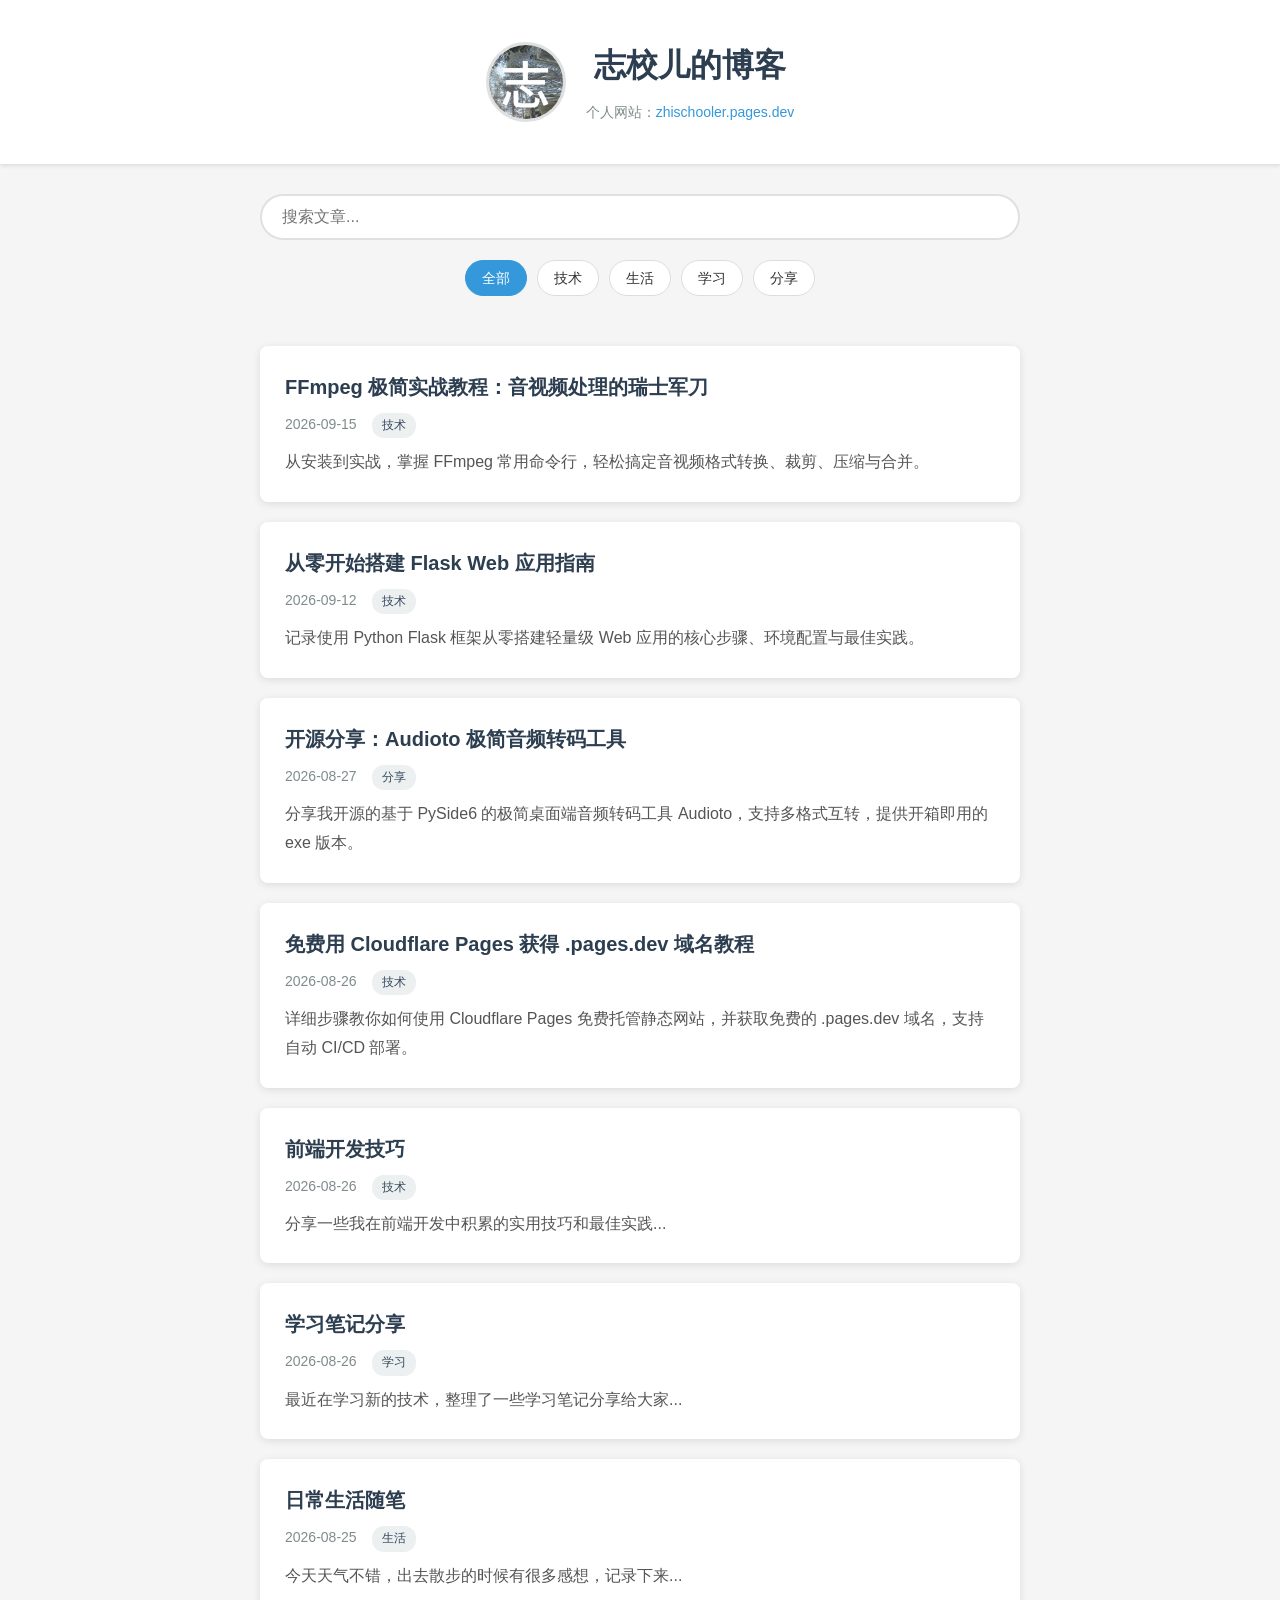
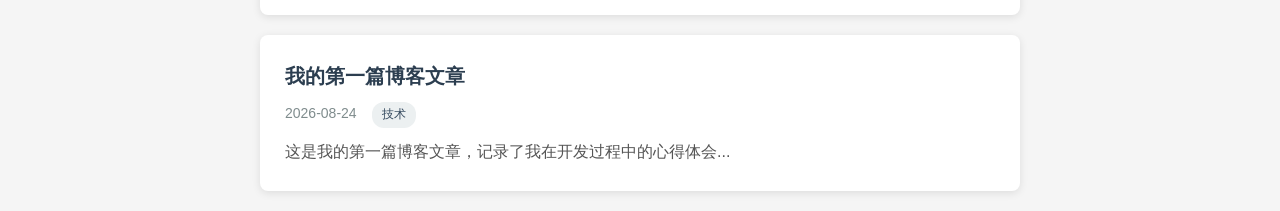
<file: index.html>
<!DOCTYPE html>
<html lang="zh-CN">
<head>
    <meta charset="UTF-8">
    <meta name="viewport" content="width=device-width, initial-scale=1.0">
    <title>志校儿的博客</title>
    <link rel="stylesheet" href="styles.css">
</head>
<body>
    <!-- 头部 -->
    <header class="header">
        <div class="header-content">
            <img src="my.jpg" alt="头像" class="avatar">
            <div>
                <h1 class="blog-title">志校儿的博客</h1>
                <div class="blog-url">
                    个人网站：<a href="https://zhischooler.pages.dev" target="_blank">zhischooler.pages.dev</a>
                </div>
            </div>
        </div>
    </header>

    <!-- 搜索和标签 -->
    <div class="controls">
        <input type="text" class="search-box" id="searchBox" placeholder="搜索文章...">
        <div class="tags" id="tagsContainer">
            <span class="tag active" data-tag="all">全部</span>
            <span class="tag" data-tag="technology">技术</span>
            <span class="tag" data-tag="life">生活</span>
            <span class="tag" data-tag="study">学习</span>
            <span class="tag" data-tag="share">分享</span>
        </div>
    </div>

    <!-- 博客列表 -->
    <main class="container">
        <div class="post-list" id="postList">
            <!-- 博客文章将通过JavaScript动态生成 -->
        </div>
        <div class="no-results" id="noResults" style="display: none;">
            没有找到相关文章
        </div>
    </main>

    <script>
        // 博客数据
        const blogPosts = [
            {
                title: "FFmpeg 极简实战教程：音视频处理的瑞士军刀",
                tag: "technology",
                tagName: "技术",
                date: "2026-09-15",
                excerpt: "从安装到实战，掌握 FFmpeg 常用命令行，轻松搞定音视频格式转换、裁剪、压缩与合并。",
                url: "posts/technology/ffmpeg-tutorial.html"
            },
            {
                title: "从零开始搭建 Flask Web 应用指南",
                tag: "technology",
                tagName: "技术",
                date: "2026-09-12",
                excerpt: "记录使用 Python Flask 框架从零搭建轻量级 Web 应用的核心步骤、环境配置与最佳实践。",
                url: "posts/technology/flask-setup.html"
            },
            {
                title: "开源分享：Audioto 极简音频转码工具",
                tag: "share",
                tagName: "分享",
                date: "2026-08-27",
                excerpt: "分享我开源的基于 PySide6 的极简桌面端音频转码工具 Audioto，支持多格式互转，提供开箱即用的 exe 版本。",
                url: "posts/share/audioto-intro.html"
            },
            {
                title: "免费用 Cloudflare Pages 获得 .pages.dev 域名教程",
                tag: "technology",
                tagName: "技术",
                date: "2026-08-26",
                excerpt: "详细步骤教你如何使用 Cloudflare Pages 免费托管静态网站，并获取免费的 .pages.dev 域名，支持自动 CI/CD 部署。",
                url: "posts/technology/cloudflare-pages-tutorial.html"
            },
            {
                title: "前端开发技巧",
                tag: "technology",
                tagName: "技术",
                date: "2026-08-26",
                excerpt: "分享一些我在前端开发中积累的实用技巧和最佳实践...",
                url: "posts/technology/frontend-tips.html"
            },
            {
                title: "学习笔记分享",
                tag: "study",
                tagName: "学习",
                date: "2026-08-26",
                excerpt: "最近在学习新的技术，整理了一些学习笔记分享给大家...",
                url: "posts/study/learning-notes.html"
            },
            {
                title: "日常生活随笔",
                tag: "life",
                tagName: "生活",
                date: "2026-08-25",
                excerpt: "今天天气不错，出去散步的时候有很多感想，记录下来...",
                url: "posts/life/daily-thoughts.html"
            },
            {
                title: "我的第一篇博客文章",
                tag: "technology",
                tagName: "技术",
                date: "2026-08-24",
                excerpt: "这是我的第一篇博客文章，记录了我在开发过程中的心得体会...",
                url: "posts/technology/first-post.html"
            }
        ]; 

        let currentTag = 'all';
        let searchQuery = '';

        // 渲染博客列表
        function renderPosts() {
            const postList = document.getElementById('postList');
            const noResults = document.getElementById('noResults');
            
            // 过滤文章
            let filteredPosts = blogPosts.filter(post => {
                const matchTag = currentTag === 'all' || post.tag === currentTag;
                const matchSearch = post.title.toLowerCase().includes(searchQuery.toLowerCase()) || 
                                   post.excerpt.toLowerCase().includes(searchQuery.toLowerCase());
                return matchTag && matchSearch;
            });

            // 清空列表
            postList.innerHTML = '';

            if (filteredPosts.length === 0) {
                noResults.style.display = 'block';
            } else {
                noResults.style.display = 'none';
                
                filteredPosts.forEach(post => {
                    const postCard = document.createElement('div');
                    postCard.className = 'post-card';
                    postCard.onclick = () => window.location.href = post.url;
                    
                    postCard.innerHTML = `
                        <h2 class="post-title">${post.title}</h2>
                        <div class="post-meta">
                            <span>${post.date}</span>
                            <span class="post-tag">${post.tagName}</span>
                        </div>
                        <p class="post-excerpt">${post.excerpt}</p>
                    `;
                    
                    postList.appendChild(postCard);
                });
            }
        }

        // 标签点击事件
        document.getElementById('tagsContainer').addEventListener('click', (e) => {
            if (e.target.classList.contains('tag')) {
                document.querySelectorAll('.tag').forEach(tag => tag.classList.remove('active'));
                e.target.classList.add('active');
                currentTag = e.target.dataset.tag;
                renderPosts();
            }
        });

        // 搜索事件
        document.getElementById('searchBox').addEventListener('input', (e) => {
            searchQuery = e.target.value;
            renderPosts();
        });

        // 初始化渲染
        renderPosts();
    </script>
</body>
</html>
</file>
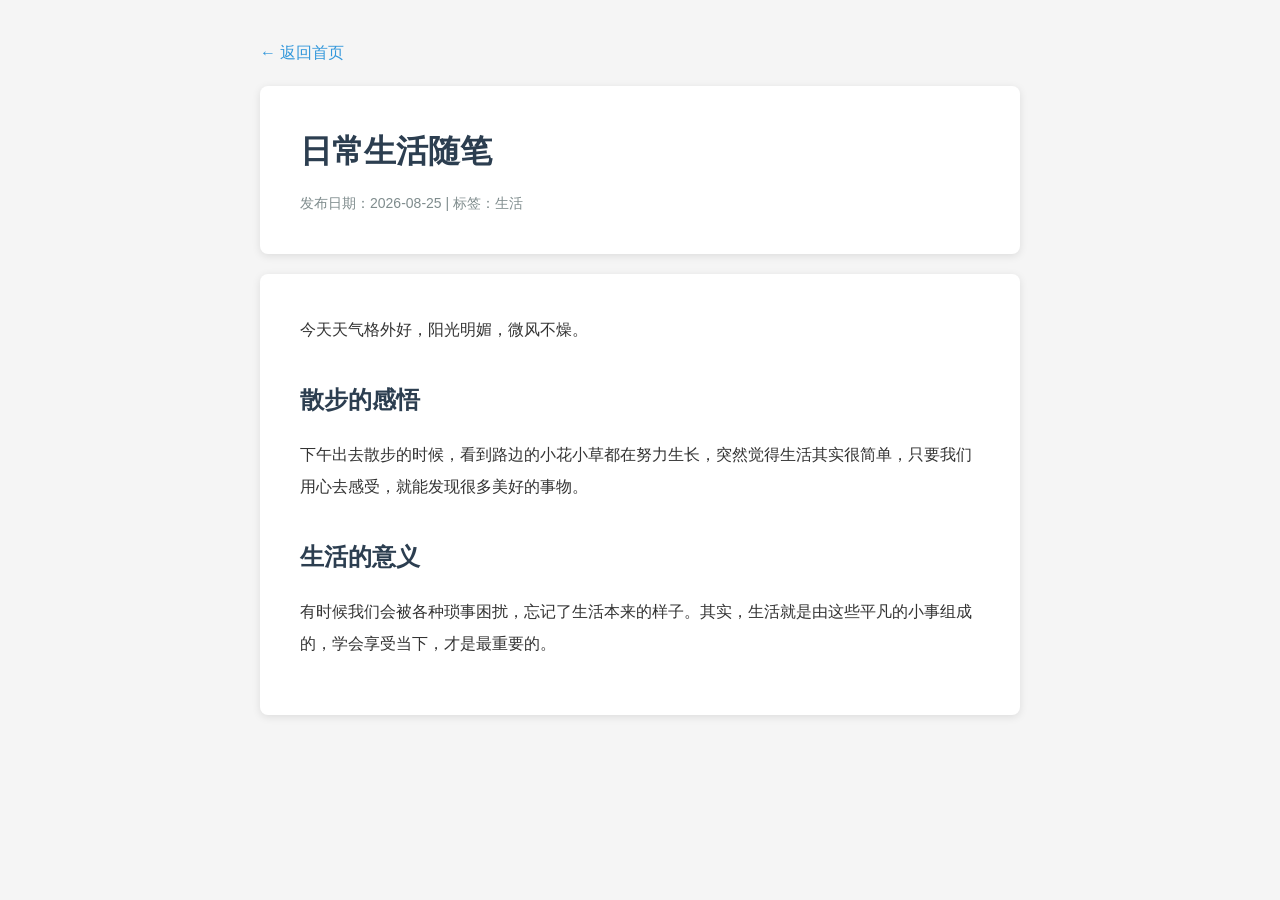
<file: posts/life/daily-thoughts.html>
<!DOCTYPE html>
<html lang="zh-CN">
<head>
    <meta charset="UTF-8">
    <meta name="viewport" content="width=device-width, initial-scale=1.0">
    <title>日常生活随笔 - 志校儿的博客</title>
    <link rel="stylesheet" href="../../styles.css">
</head>
<body>
    <div class="article-container">
        <a href="../../index.html" class="back-home">← 返回首页</a>
        
        <article class="article-header">
            <h1 class="article-title">日常生活随笔</h1>
            <div class="article-meta">
                <span>发布日期：2026-08-25</span> | 
                <span>标签：生活</span>
            </div>
        </article>
        
        <div class="article-content">
            <p>今天天气格外好，阳光明媚，微风不燥。</p>
            
            <h2>散步的感悟</h2>
            <p>下午出去散步的时候，看到路边的小花小草都在努力生长，突然觉得生活其实很简单，只要我们用心去感受，就能发现很多美好的事物。</p>
            
            <h2>生活的意义</h2>
            <p>有时候我们会被各种琐事困扰，忘记了生活本来的样子。其实，生活就是由这些平凡的小事组成的，学会享受当下，才是最重要的。</p>
        </div>
    </div>
</body>
</html>
</file>
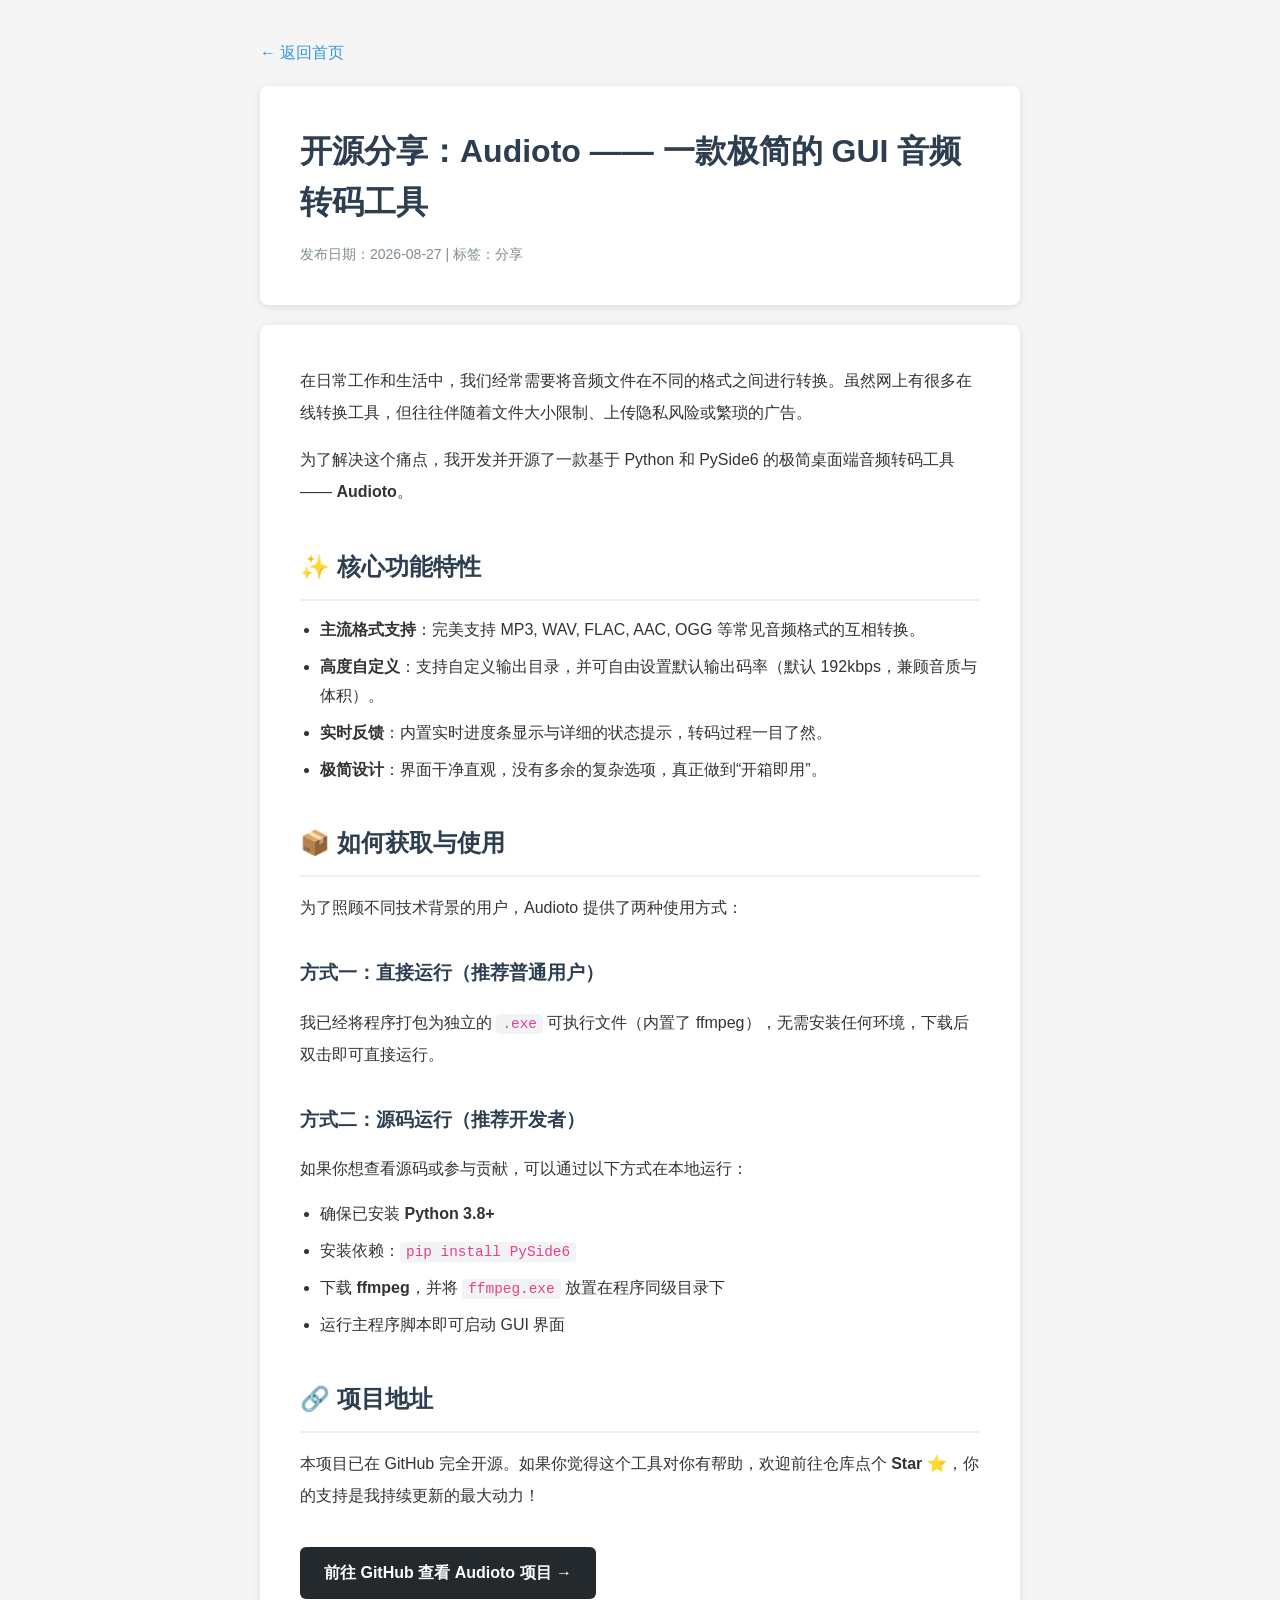
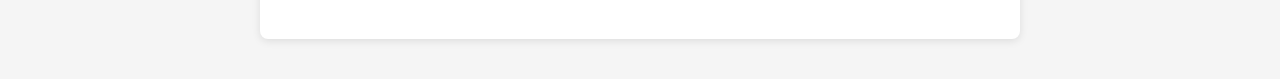
<file: posts/share/audioto-intro.html>
<!DOCTYPE html>
<html lang="zh-CN">
<head>
    <meta charset="UTF-8">
    <meta name="viewport" content="width=device-width, initial-scale=1.0">
    <title>开源分享：Audioto 极简音频转码工具 - 志校儿的博客</title>
    <link rel="stylesheet" href="../../styles.css">
    <style>
        /* 针对分享文章的补充样式 */
        .article-content h2 {
            margin-top: 35px;
            margin-bottom: 15px;
            color: #2c3e50;
            border-bottom: 2px solid #ecf0f1;
            padding-bottom: 8px;
        }
        .article-content ul {
            margin-left: 20px;
            margin-bottom: 15px;
            line-height: 1.8;
        }
        .article-content li {
            margin-bottom: 8px;
        }
        .article-content code {
            background-color: #f1f3f5;
            color: #e83e8c;
            padding: 2px 6px;
            border-radius: 4px;
            font-family: 'Courier New', Courier, monospace;
            font-size: 0.9em;
        }
        .github-btn {
            display: inline-block;
            margin-top: 20px;
            padding: 10px 24px;
            background-color: #24292e;
            color: white;
            text-decoration: none;
            border-radius: 6px;
            font-weight: bold;
            transition: background-color 0.3s;
        }
        .github-btn:hover {
            background-color: #444d56;
        }
    </style>
</head>
<body>
    <div class="article-container">
        <a href="../../index.html" class="back-home">← 返回首页</a>
        
        <article class="article-header">
            <h1 class="article-title">开源分享：Audioto —— 一款极简的 GUI 音频转码工具</h1>
            <div class="article-meta">
                <span>发布日期：2026-08-27</span> | 
                <span>标签：分享</span>
            </div>
        </article>
        
        <div class="article-content">
            <p>在日常工作和生活中，我们经常需要将音频文件在不同的格式之间进行转换。虽然网上有很多在线转换工具，但往往伴随着文件大小限制、上传隐私风险或繁琐的广告。</p>
            <p>为了解决这个痛点，我开发并开源了一款基于 Python 和 PySide6 的极简桌面端音频转码工具 —— <strong>Audioto</strong>。</p>

            <h2>✨ 核心功能特性</h2>
            <ul>
                <li><strong>主流格式支持</strong>：完美支持 MP3, WAV, FLAC, AAC, OGG 等常见音频格式的互相转换。</li>
                <li><strong>高度自定义</strong>：支持自定义输出目录，并可自由设置默认输出码率（默认 192kbps，兼顾音质与体积）。</li>
                <li><strong>实时反馈</strong>：内置实时进度条显示与详细的状态提示，转码过程一目了然。</li>
                <li><strong>极简设计</strong>：界面干净直观，没有多余的复杂选项，真正做到“开箱即用”。</li>
            </ul>

            <h2>📦 如何获取与使用</h2>
            <p>为了照顾不同技术背景的用户，Audioto 提供了两种使用方式：</p>
            
            <h3>方式一：直接运行（推荐普通用户）</h3>
            <p>我已经将程序打包为独立的 <code>.exe</code> 可执行文件（内置了 ffmpeg），无需安装任何环境，下载后双击即可直接运行。</p>

            <h3>方式二：源码运行（推荐开发者）</h3>
            <p>如果你想查看源码或参与贡献，可以通过以下方式在本地运行：</p>
            <ul>
                <li>确保已安装 <strong>Python 3.8+</strong></li>
                <li>安装依赖：<code>pip install PySide6</code></li>
                <li>下载 <strong>ffmpeg</strong>，并将 <code>ffmpeg.exe</code> 放置在程序同级目录下</li>
                <li>运行主程序脚本即可启动 GUI 界面</li>
            </ul>

            <h2>🔗 项目地址</h2>
            <p>本项目已在 GitHub 完全开源。如果你觉得这个工具对你有帮助，欢迎前往仓库点个 <strong>Star</strong> ⭐，你的支持是我持续更新的最大动力！</p>
            
            <a href="https://github.com/zhi-xiaoer/Audioto" target="_blank" class="github-btn">
                前往 GitHub 查看 Audioto 项目 →
            </a>
        </div>
    </div>
</body>
</html>
</file>
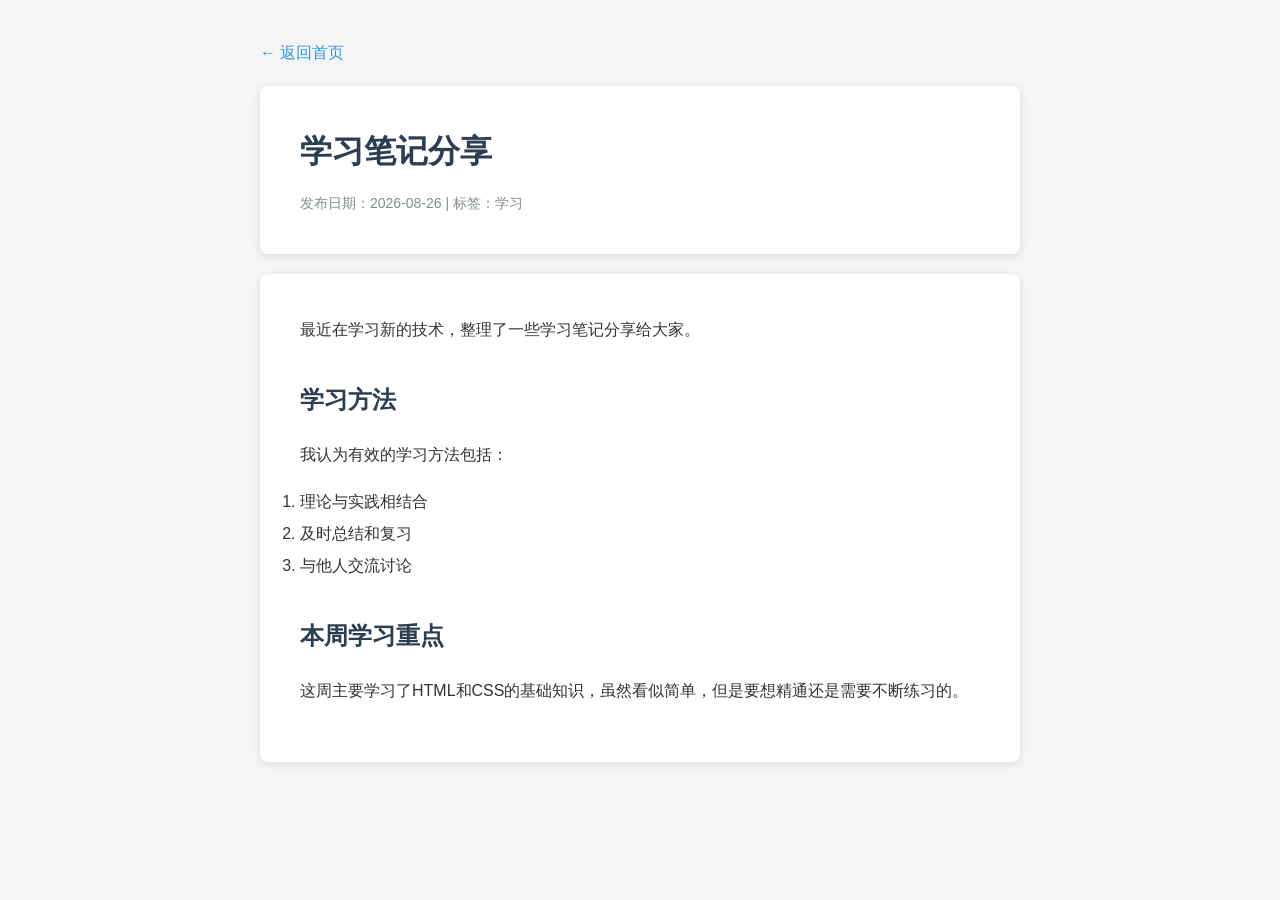
<file: posts/study/learning-notes.html>
<!DOCTYPE html>
<html lang="zh-CN">
<head>
    <meta charset="UTF-8">
    <meta name="viewport" content="width=device-width, initial-scale=1.0">
    <title>学习笔记分享 - 志校儿的博客</title>
    <link rel="stylesheet" href="../../styles.css">
</head>
<body>
    <div class="article-container">
        <a href="../../index.html" class="back-home">← 返回首页</a>
        
        <article class="article-header">
            <h1 class="article-title">学习笔记分享</h1>
            <div class="article-meta">
                <span>发布日期：2026-08-26</span> | 
                <span>标签：学习</span>
            </div>
        </article>
        
        <div class="article-content">
            <p>最近在学习新的技术，整理了一些学习笔记分享给大家。</p>
            
            <h2>学习方法</h2>
            <p>我认为有效的学习方法包括：</p>
            <ol>
                <li>理论与实践相结合</li>
                <li>及时总结和复习</li>
                <li>与他人交流讨论</li>
            </ol>
            
            <h2>本周学习重点</h2>
            <p>这周主要学习了HTML和CSS的基础知识，虽然看似简单，但是要想精通还是需要不断练习的。</p>
        </div>
    </div>
</body>
</html>
</file>
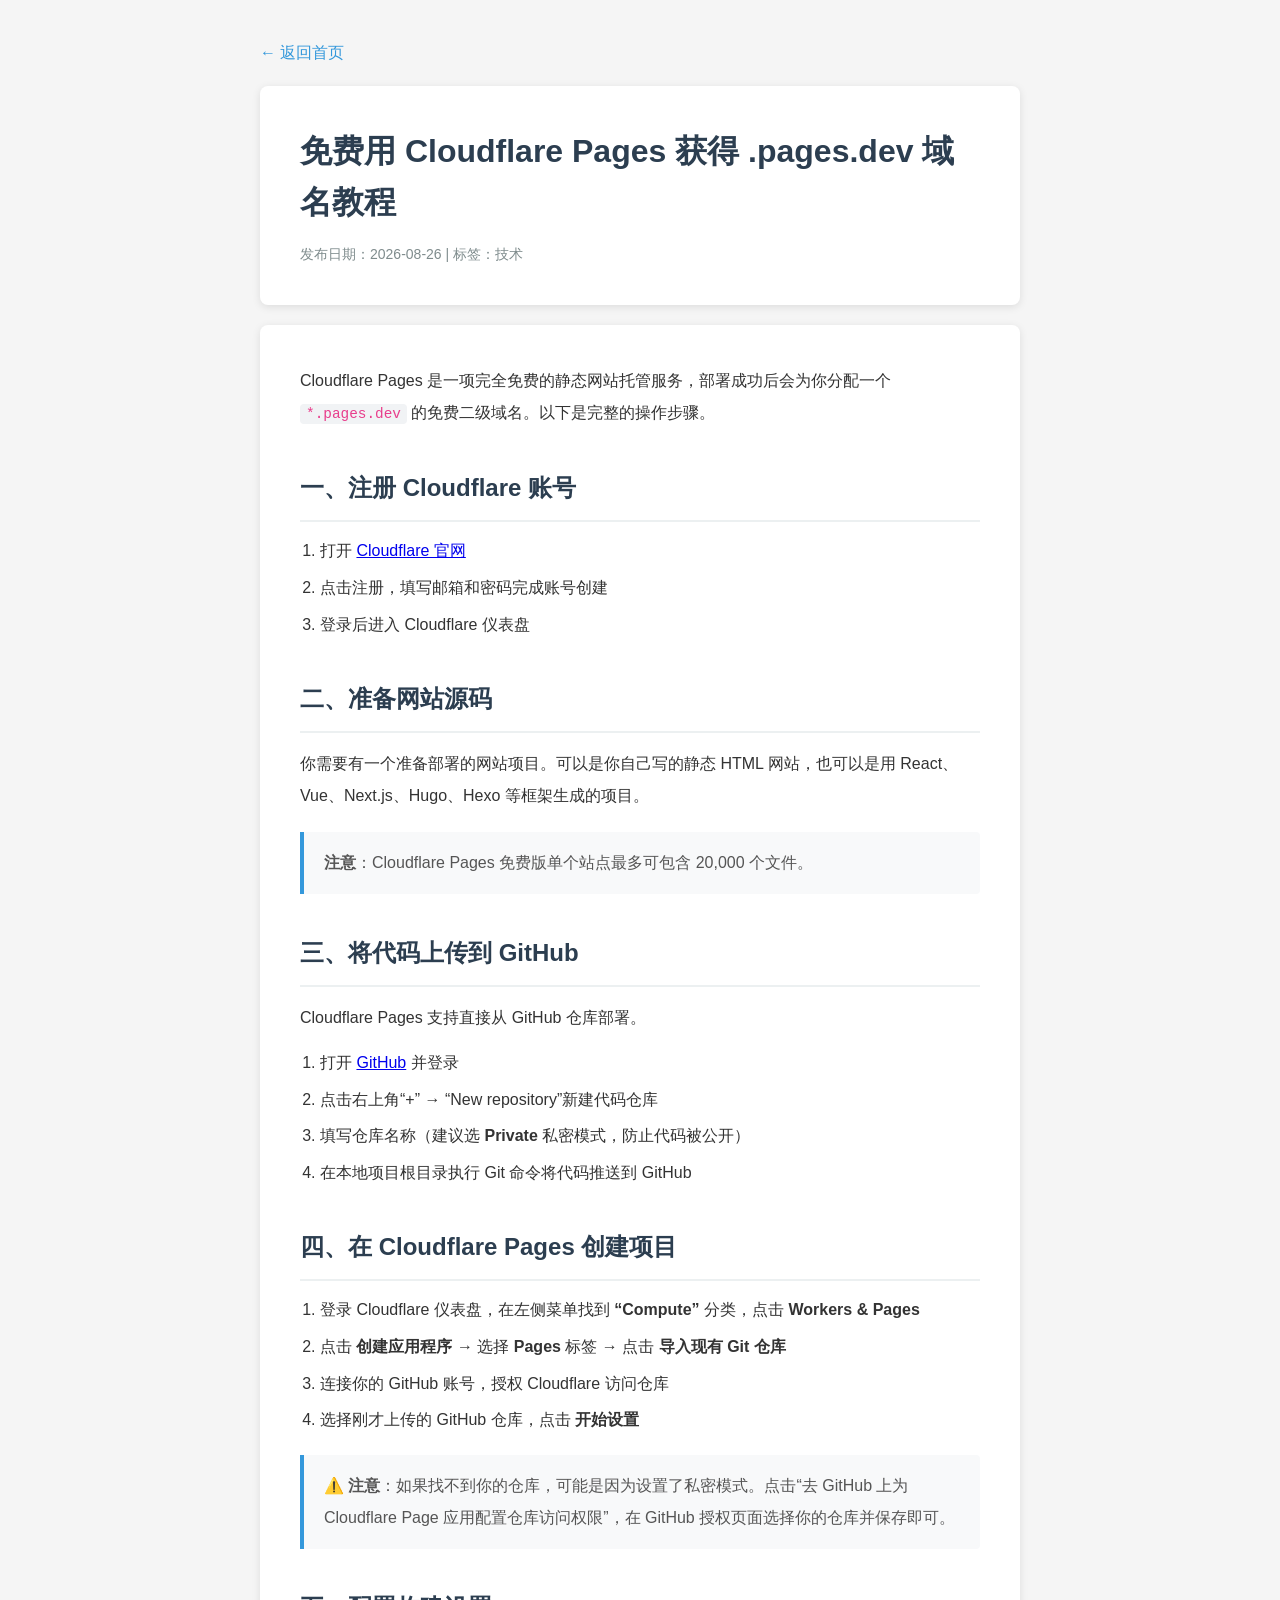
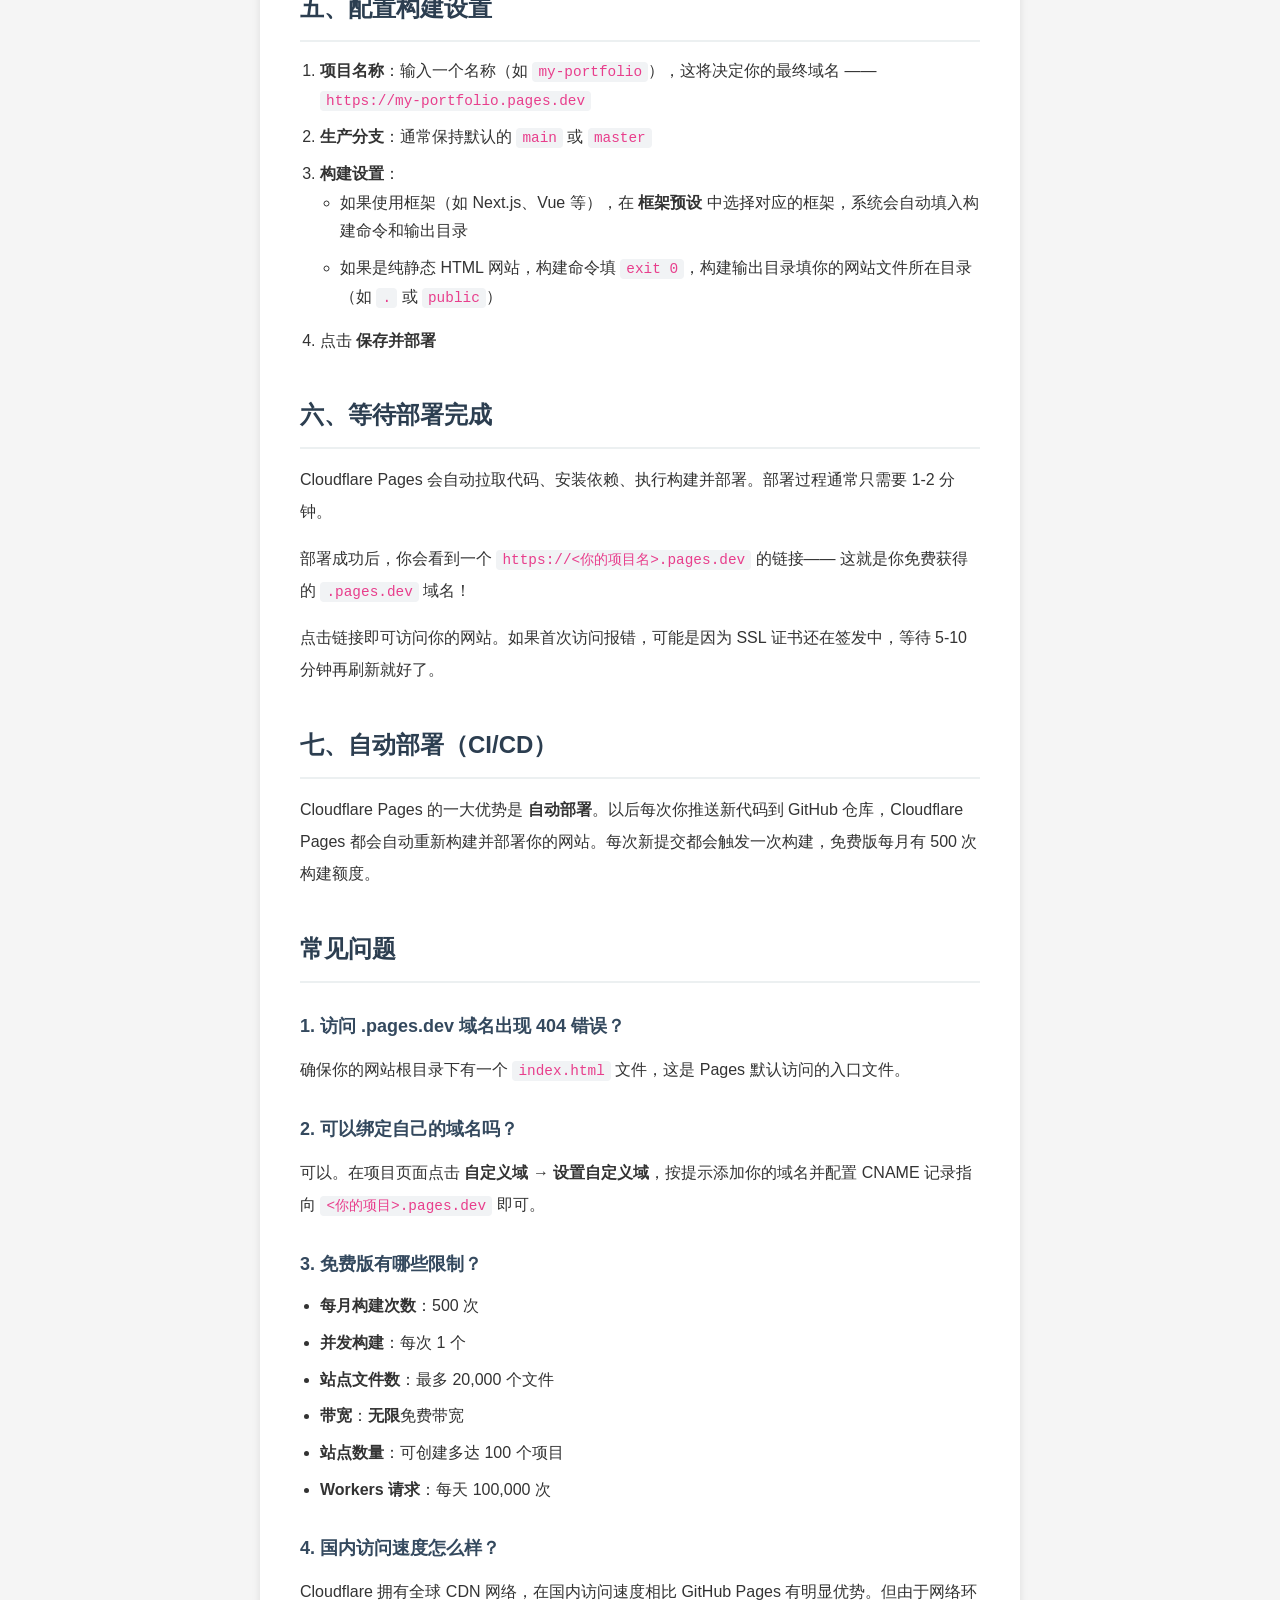
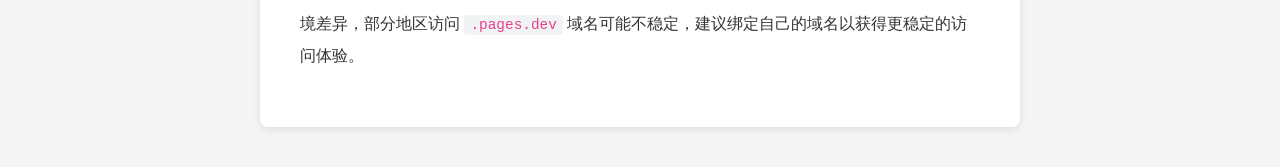
<file: posts/technology/cloudflare-pages-tutorial.html>
<!DOCTYPE html>
<html lang="zh-CN">
<head>
    <meta charset="UTF-8">
    <meta name="viewport" content="width=device-width, initial-scale=1.0">
    <title>免费用 Cloudflare Pages 获得 .pages.dev 域名教程 - 志校儿的博客</title>
    <link rel="stylesheet" href="../../styles.css">
    <style>
        /* 针对教程文章的补充样式 */
        .article-content h2 {
            margin-top: 35px;
            margin-bottom: 15px;
            color: #2c3e50;
            border-bottom: 2px solid #ecf0f1;
            padding-bottom: 8px;
        }
        .article-content h3 {
            margin-top: 25px;
            margin-bottom: 10px;
            color: #34495e;
            font-size: 18px;
        }
        .article-content ul, .article-content ol {
            margin-left: 20px;
            margin-bottom: 15px;
            line-height: 1.8;
        }
        .article-content li {
            margin-bottom: 8px;
        }
        .article-content blockquote {
            background-color: #f8f9fa;
            border-left: 4px solid #3498db;
            margin: 20px 0;
            padding: 15px 20px;
            color: #555;
            border-radius: 0 4px 4px 0;
        }
        .article-content code {
            background-color: #f1f3f5;
            color: #e83e8c;
            padding: 2px 6px;
            border-radius: 4px;
            font-family: 'Courier New', Courier, monospace;
            font-size: 0.9em;
        }
        .article-content pre {
            background-color: #282c34;
            color: #abb2bf;
            padding: 15px;
            border-radius: 6px;
            overflow-x: auto;
            margin: 15px 0;
        }
        .article-content pre code {
            background-color: transparent;
            color: inherit;
            padding: 0;
        }
    </style>
</head>
<body>
    <div class="article-container">
        <a href="../../index.html" class="back-home">← 返回首页</a>
        
        <article class="article-header">
            <h1 class="article-title">免费用 Cloudflare Pages 获得 .pages.dev 域名教程</h1>
            <div class="article-meta">
                <span>发布日期：2026-08-26</span> | 
                <span>标签：技术</span>
            </div>
        </article>
        
        <div class="article-content">
            <p>Cloudflare Pages 是一项完全免费的静态网站托管服务，部署成功后会为你分配一个 <code>*.pages.dev</code> 的免费二级域名。以下是完整的操作步骤。</p>

            <h2>一、注册 Cloudflare 账号</h2>
            <ol>
                <li>打开 <a href="https://dash.cloudflare.com/" target="_blank">Cloudflare 官网</a></li>
                <li>点击注册，填写邮箱和密码完成账号创建</li>
                <li>登录后进入 Cloudflare 仪表盘</li>
            </ol>

            <h2>二、准备网站源码</h2>
            <p>你需要有一个准备部署的网站项目。可以是你自己写的静态 HTML 网站，也可以是用 React、Vue、Next.js、Hugo、Hexo 等框架生成的项目。</p>
            <blockquote>
                <strong>注意</strong>：Cloudflare Pages 免费版单个站点最多可包含 20,000 个文件。
            </blockquote>

            <h2>三、将代码上传到 GitHub</h2>
            <p>Cloudflare Pages 支持直接从 GitHub 仓库部署。</p>
            <ol>
                <li>打开 <a href="https://github.com/" target="_blank">GitHub</a> 并登录</li>
                <li>点击右上角“+” → “New repository”新建代码仓库</li>
                <li>填写仓库名称（建议选 <strong>Private</strong> 私密模式，防止代码被公开）</li>
                <li>在本地项目根目录执行 Git 命令将代码推送到 GitHub</li>
            </ol>

            <h2>四、在 Cloudflare Pages 创建项目</h2>
            <ol>
                <li>登录 Cloudflare 仪表盘，在左侧菜单找到 <strong>“Compute”</strong> 分类，点击 <strong>Workers & Pages</strong></li>
                <li>点击 <strong>创建应用程序</strong> → 选择 <strong>Pages</strong> 标签 → 点击 <strong>导入现有 Git 仓库</strong></li>
                <li>连接你的 GitHub 账号，授权 Cloudflare 访问仓库</li>
                <li>选择刚才上传的 GitHub 仓库，点击 <strong>开始设置</strong></li>
            </ol>
            <blockquote>
                <strong>⚠️ 注意</strong>：如果找不到你的仓库，可能是因为设置了私密模式。点击“去 GitHub 上为 Cloudflare Page 应用配置仓库访问权限”，在 GitHub 授权页面选择你的仓库并保存即可。
            </blockquote>

            <h2>五、配置构建设置</h2>
            <ol>
                <li><strong>项目名称</strong>：输入一个名称（如 <code>my-portfolio</code>），这将决定你的最终域名 —— <code>https://my-portfolio.pages.dev</code></li>
                <li><strong>生产分支</strong>：通常保持默认的 <code>main</code> 或 <code>master</code></li>
                <li><strong>构建设置</strong>：
                    <ul>
                        <li>如果使用框架（如 Next.js、Vue 等），在 <strong>框架预设</strong> 中选择对应的框架，系统会自动填入构建命令和输出目录</li>
                        <li>如果是纯静态 HTML 网站，构建命令填 <code>exit 0</code>，构建输出目录填你的网站文件所在目录（如 <code>.</code> 或 <code>public</code>）</li>
                    </ul>
                </li>
                <li>点击 <strong>保存并部署</strong></li>
            </ol>

            <h2>六、等待部署完成</h2>
            <p>Cloudflare Pages 会自动拉取代码、安装依赖、执行构建并部署。部署过程通常只需要 1-2 分钟。</p>
            <p>部署成功后，你会看到一个 <code>https://&lt;你的项目名&gt;.pages.dev</code> 的链接—— 这就是你免费获得的 <code>.pages.dev</code> 域名！</p>
            <p>点击链接即可访问你的网站。如果首次访问报错，可能是因为 SSL 证书还在签发中，等待 5-10 分钟再刷新就好了。</p>

            <h2>七、自动部署（CI/CD）</h2>
            <p>Cloudflare Pages 的一大优势是 <strong>自动部署</strong>。以后每次你推送新代码到 GitHub 仓库，Cloudflare Pages 都会自动重新构建并部署你的网站。每次新提交都会触发一次构建，免费版每月有 500 次构建额度。</p>

            <h2>常见问题</h2>
            
            <h3>1. 访问 .pages.dev 域名出现 404 错误？</h3>
            <p>确保你的网站根目录下有一个 <code>index.html</code> 文件，这是 Pages 默认访问的入口文件。</p>

            <h3>2. 可以绑定自己的域名吗？</h3>
            <p>可以。在项目页面点击 <strong>自定义域</strong> → <strong>设置自定义域</strong>，按提示添加你的域名并配置 CNAME 记录指向 <code>&lt;你的项目&gt;.pages.dev</code> 即可。</p>

            <h3>3. 免费版有哪些限制？</h3>
            <ul>
                <li><strong>每月构建次数</strong>：500 次</li>
                <li><strong>并发构建</strong>：每次 1 个</li>
                <li><strong>站点文件数</strong>：最多 20,000 个文件</li>
                <li><strong>带宽</strong>：<strong>无限</strong>免费带宽</li>
                <li><strong>站点数量</strong>：可创建多达 100 个项目</li>
                <li><strong>Workers 请求</strong>：每天 100,000 次</li>
            </ul>

            <h3>4. 国内访问速度怎么样？</h3>
            <p>Cloudflare 拥有全球 CDN 网络，在国内访问速度相比 GitHub Pages 有明显优势。但由于网络环境差异，部分地区访问 <code>.pages.dev</code> 域名可能不稳定，建议绑定自己的域名以获得更稳定的访问体验。</p>
        </div>
    </div>
</body>
</html>
</file>
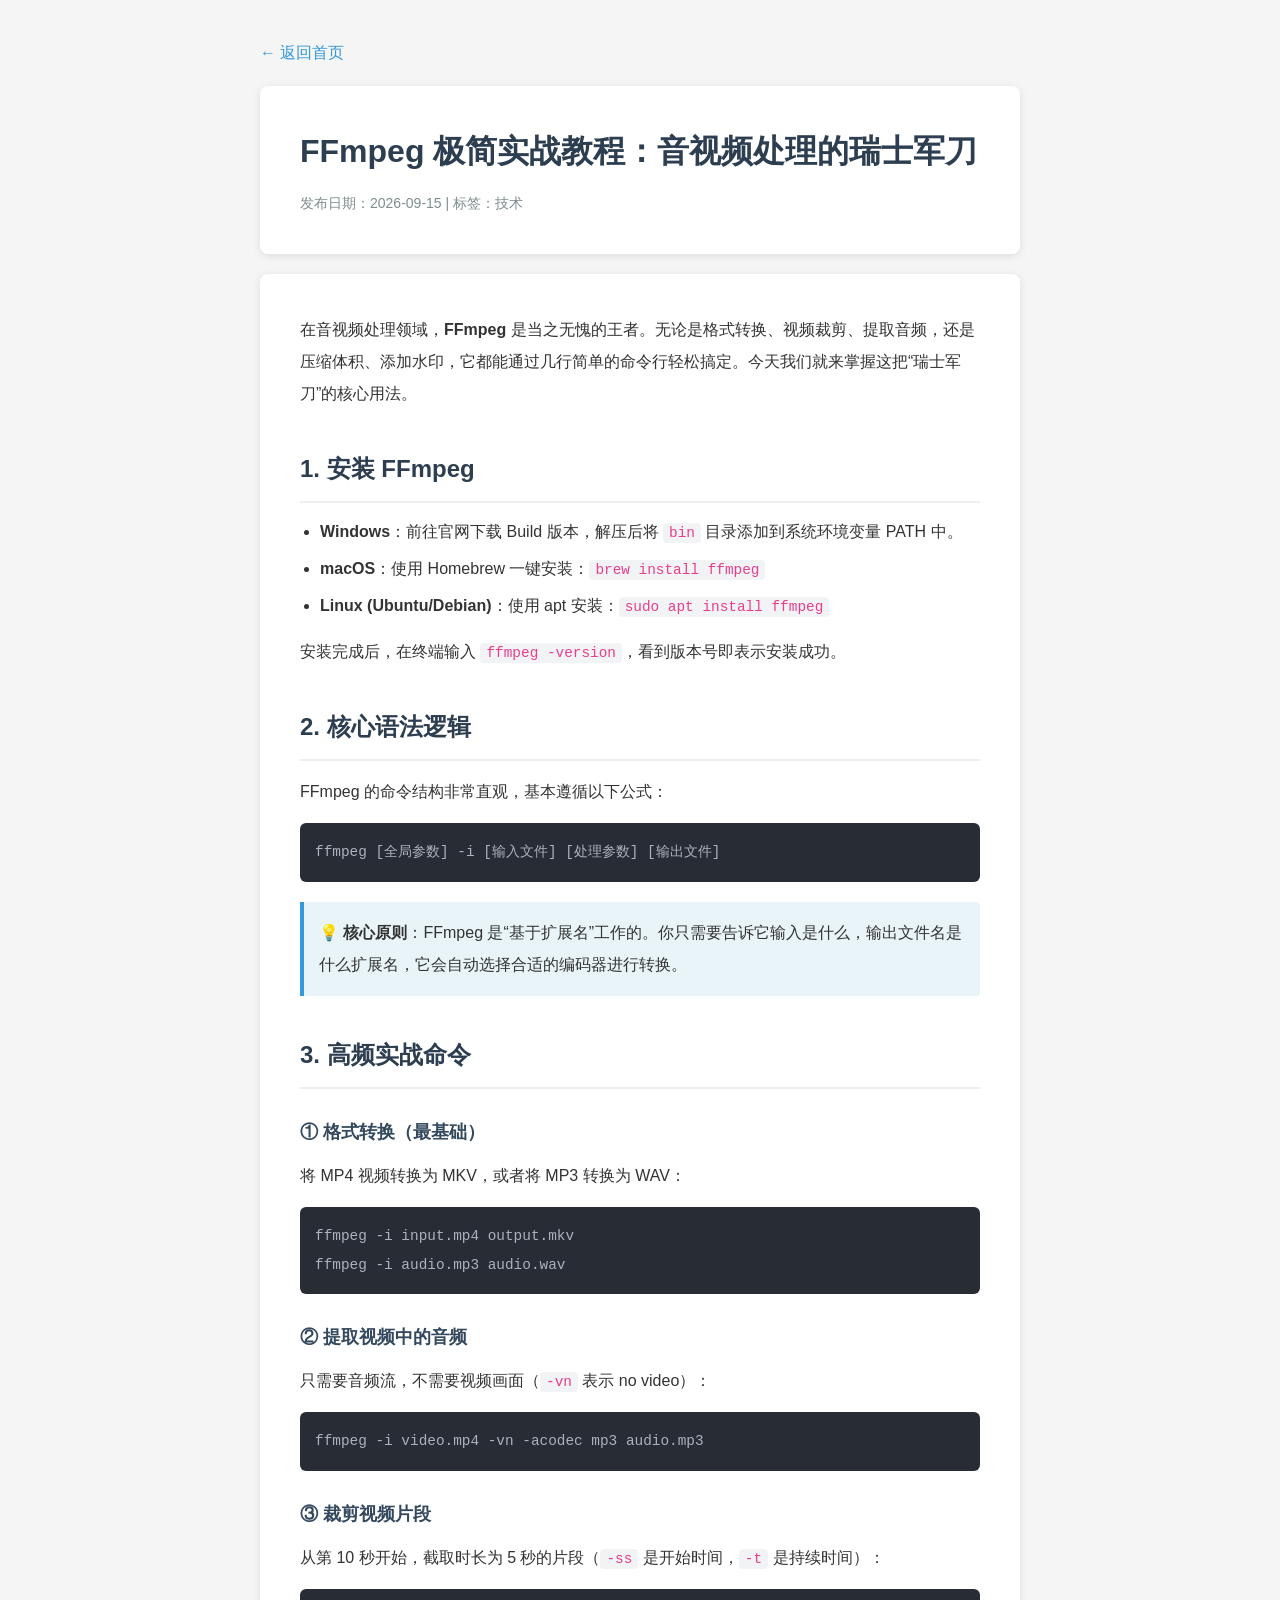
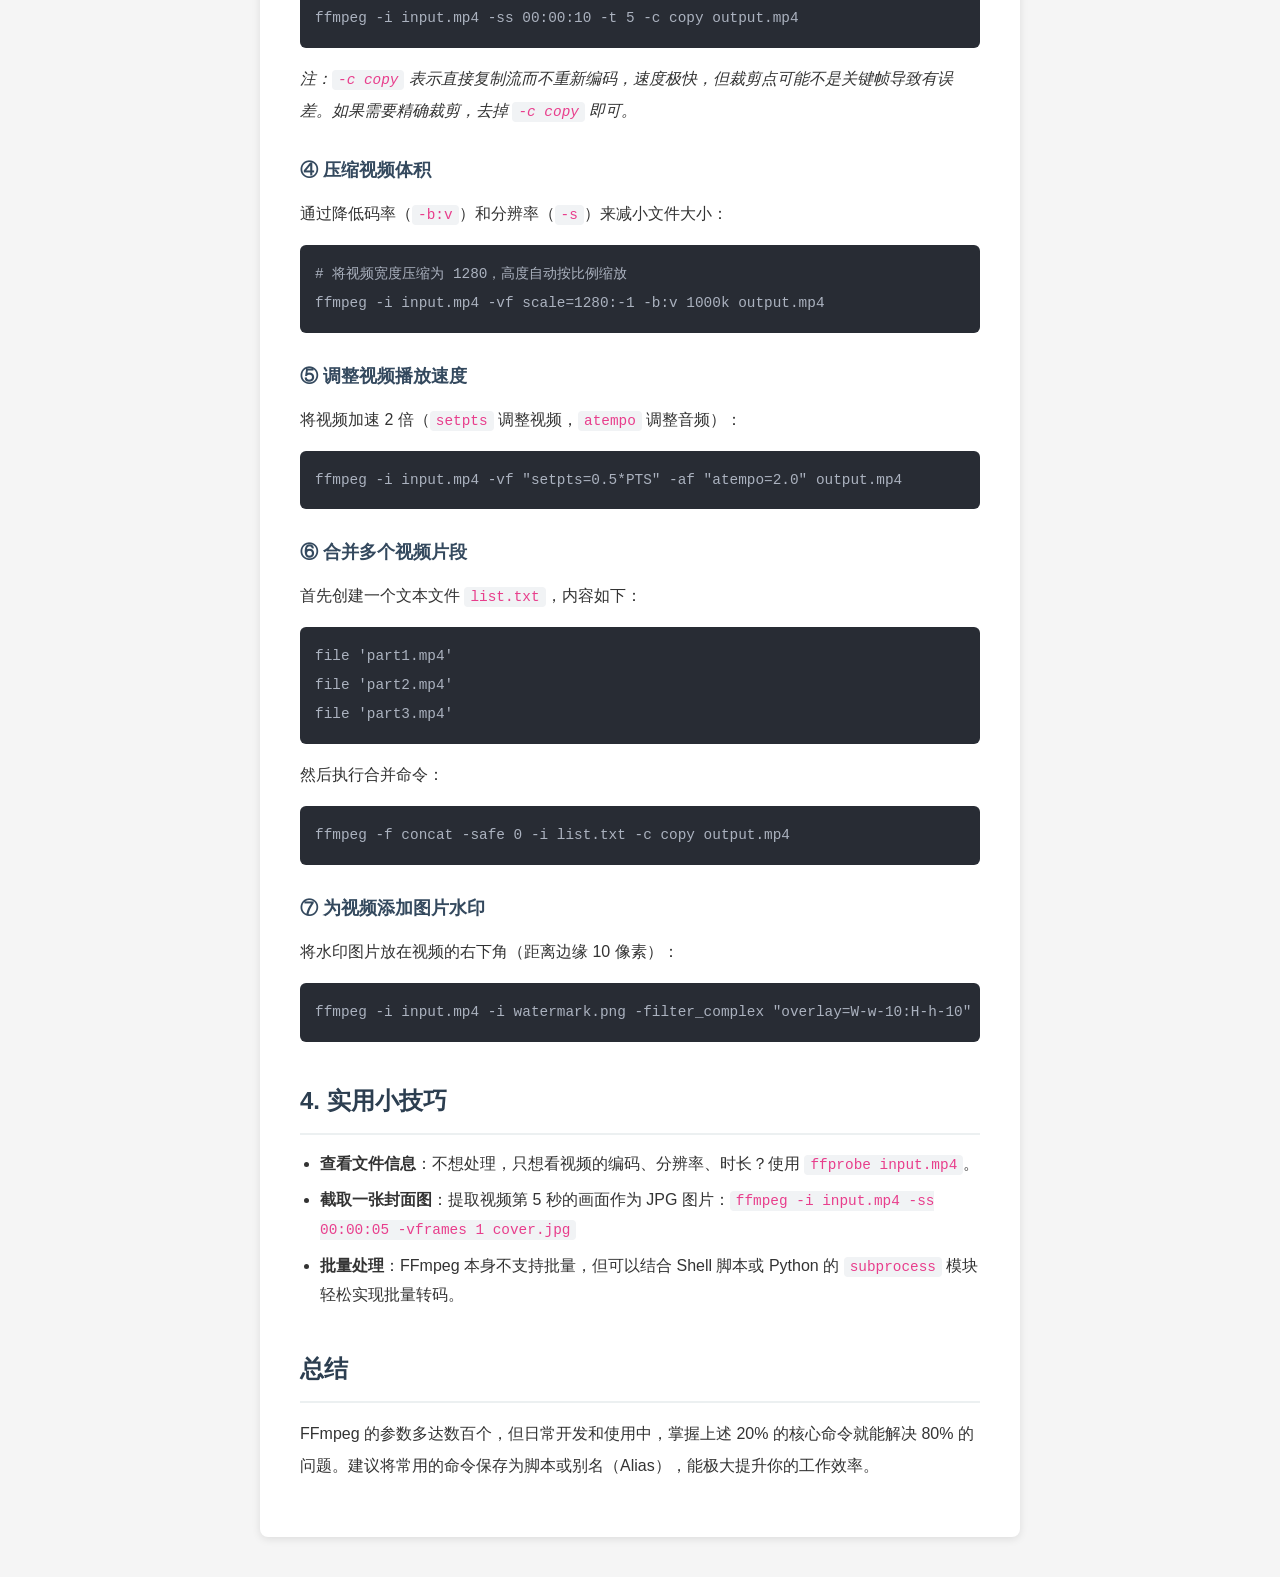
<file: posts/technology/ffmpeg-tutorial.html>
<!DOCTYPE html>
<html lang="zh-CN">
<head>
    <meta charset="UTF-8">
    <meta name="viewport" content="width=device-width, initial-scale=1.0">
    <title>FFmpeg 极简实战教程：音视频处理的瑞士军刀 - 志校儿的博客</title>
    <link rel="stylesheet" href="../../styles.css">
    <style>
        .article-content h2 {
            margin-top: 35px;
            margin-bottom: 15px;
            color: #2c3e50;
            border-bottom: 2px solid #ecf0f1;
            padding-bottom: 8px;
        }
        .article-content h3 {
            margin-top: 25px;
            margin-bottom: 10px;
            color: #34495e;
            font-size: 18px;
        }
        .article-content ul, .article-content ol {
            margin-left: 20px;
            margin-bottom: 15px;
            line-height: 1.8;
        }
        .article-content li {
            margin-bottom: 8px;
        }
        .article-content code {
            background-color: #f1f3f5;
            color: #e83e8c;
            padding: 2px 6px;
            border-radius: 4px;
            font-family: 'Courier New', Courier, monospace;
            font-size: 0.9em;
        }
        .article-content pre {
            background-color: #282c34;
            color: #abb2bf;
            padding: 15px;
            border-radius: 6px;
            overflow-x: auto;
            margin: 15px 0;
        }
        .article-content pre code {
            background-color: transparent;
            color: inherit;
            padding: 0;
        }
        .tip-box {
            background-color: #e8f4f8;
            border-left: 4px solid #3498db;
            padding: 15px;
            margin: 20px 0;
            border-radius: 0 4px 4px 0;
        }
    </style>
</head>
<body>
    <div class="article-container">
        <a href="../../index.html" class="back-home">← 返回首页</a>
        
        <article class="article-header">
            <h1 class="article-title">FFmpeg 极简实战教程：音视频处理的瑞士军刀</h1>
            <div class="article-meta">
                <span>发布日期：2026-09-15</span> | 
                <span>标签：技术</span>
            </div>
        </article>
        
        <div class="article-content">
            <p>在音视频处理领域，<strong>FFmpeg</strong> 是当之无愧的王者。无论是格式转换、视频裁剪、提取音频，还是压缩体积、添加水印，它都能通过几行简单的命令行轻松搞定。今天我们就来掌握这把“瑞士军刀”的核心用法。</p>

            <h2>1. 安装 FFmpeg</h2>
            <ul>
                <li><strong>Windows</strong>：前往官网下载 Build 版本，解压后将 <code>bin</code> 目录添加到系统环境变量 PATH 中。</li>
                <li><strong>macOS</strong>：使用 Homebrew 一键安装：<code>brew install ffmpeg</code></li>
                <li><strong>Linux (Ubuntu/Debian)</strong>：使用 apt 安装：<code>sudo apt install ffmpeg</code></li>
            </ul>
            <p>安装完成后，在终端输入 <code>ffmpeg -version</code>，看到版本号即表示安装成功。</p>

            <h2>2. 核心语法逻辑</h2>
            <p>FFmpeg 的命令结构非常直观，基本遵循以下公式：</p>
            <pre><code>ffmpeg [全局参数] -i [输入文件] [处理参数] [输出文件]</code></pre>
            <div class="tip-box">
                <strong>💡 核心原则</strong>：FFmpeg 是“基于扩展名”工作的。你只需要告诉它输入是什么，输出文件名是什么扩展名，它会自动选择合适的编码器进行转换。
            </div>

            <h2>3. 高频实战命令</h2>

            <h3>① 格式转换（最基础）</h3>
            <p>将 MP4 视频转换为 MKV，或者将 MP3 转换为 WAV：</p>
            <pre><code>ffmpeg -i input.mp4 output.mkv
ffmpeg -i audio.mp3 audio.wav</code></pre>

            <h3>② 提取视频中的音频</h3>
            <p>只需要音频流，不需要视频画面（<code>-vn</code> 表示 no video）：</p>
            <pre><code>ffmpeg -i video.mp4 -vn -acodec mp3 audio.mp3</code></pre>

            <h3>③ 裁剪视频片段</h3>
            <p>从第 10 秒开始，截取时长为 5 秒的片段（<code>-ss</code> 是开始时间，<code>-t</code> 是持续时间）：</p>
            <pre><code>ffmpeg -i input.mp4 -ss 00:00:10 -t 5 -c copy output.mp4</code></pre>
            <p><em>注：<code>-c copy</code> 表示直接复制流而不重新编码，速度极快，但裁剪点可能不是关键帧导致有误差。如果需要精确裁剪，去掉 <code>-c copy</code> 即可。</em></p>

            <h3>④ 压缩视频体积</h3>
            <p>通过降低码率（<code>-b:v</code>）和分辨率（<code>-s</code>）来减小文件大小：</p>
            <pre><code># 将视频宽度压缩为 1280，高度自动按比例缩放
ffmpeg -i input.mp4 -vf scale=1280:-1 -b:v 1000k output.mp4</code></pre>

            <h3>⑤ 调整视频播放速度</h3>
            <p>将视频加速 2 倍（<code>setpts</code> 调整视频，<code>atempo</code> 调整音频）：</p>
            <pre><code>ffmpeg -i input.mp4 -vf "setpts=0.5*PTS" -af "atempo=2.0" output.mp4</code></pre>

            <h3>⑥ 合并多个视频片段</h3>
            <p>首先创建一个文本文件 <code>list.txt</code>，内容如下：</p>
            <pre><code>file 'part1.mp4'
file 'part2.mp4'
file 'part3.mp4'</code></pre>
            <p>然后执行合并命令：</p>
            <pre><code>ffmpeg -f concat -safe 0 -i list.txt -c copy output.mp4</code></pre>

            <h3>⑦ 为视频添加图片水印</h3>
            <p>将水印图片放在视频的右下角（距离边缘 10 像素）：</p>
            <pre><code>ffmpeg -i input.mp4 -i watermark.png -filter_complex "overlay=W-w-10:H-h-10" output.mp4</code></pre>

            <h2>4. 实用小技巧</h2>
            <ul>
                <li><strong>查看文件信息</strong>：不想处理，只想看视频的编码、分辨率、时长？使用 <code>ffprobe input.mp4</code>。</li>
                <li><strong>截取一张封面图</strong>：提取视频第 5 秒的画面作为 JPG 图片：<code>ffmpeg -i input.mp4 -ss 00:00:05 -vframes 1 cover.jpg</code></li>
                <li><strong>批量处理</strong>：FFmpeg 本身不支持批量，但可以结合 Shell 脚本或 Python 的 <code>subprocess</code> 模块轻松实现批量转码。</li>
            </ul>

            <h2>总结</h2>
            <p>FFmpeg 的参数多达数百个，但日常开发和使用中，掌握上述 20% 的核心命令就能解决 80% 的问题。建议将常用的命令保存为脚本或别名（Alias），能极大提升你的工作效率。</p>
        </div>
    </div>
</body>
</html>
</file>
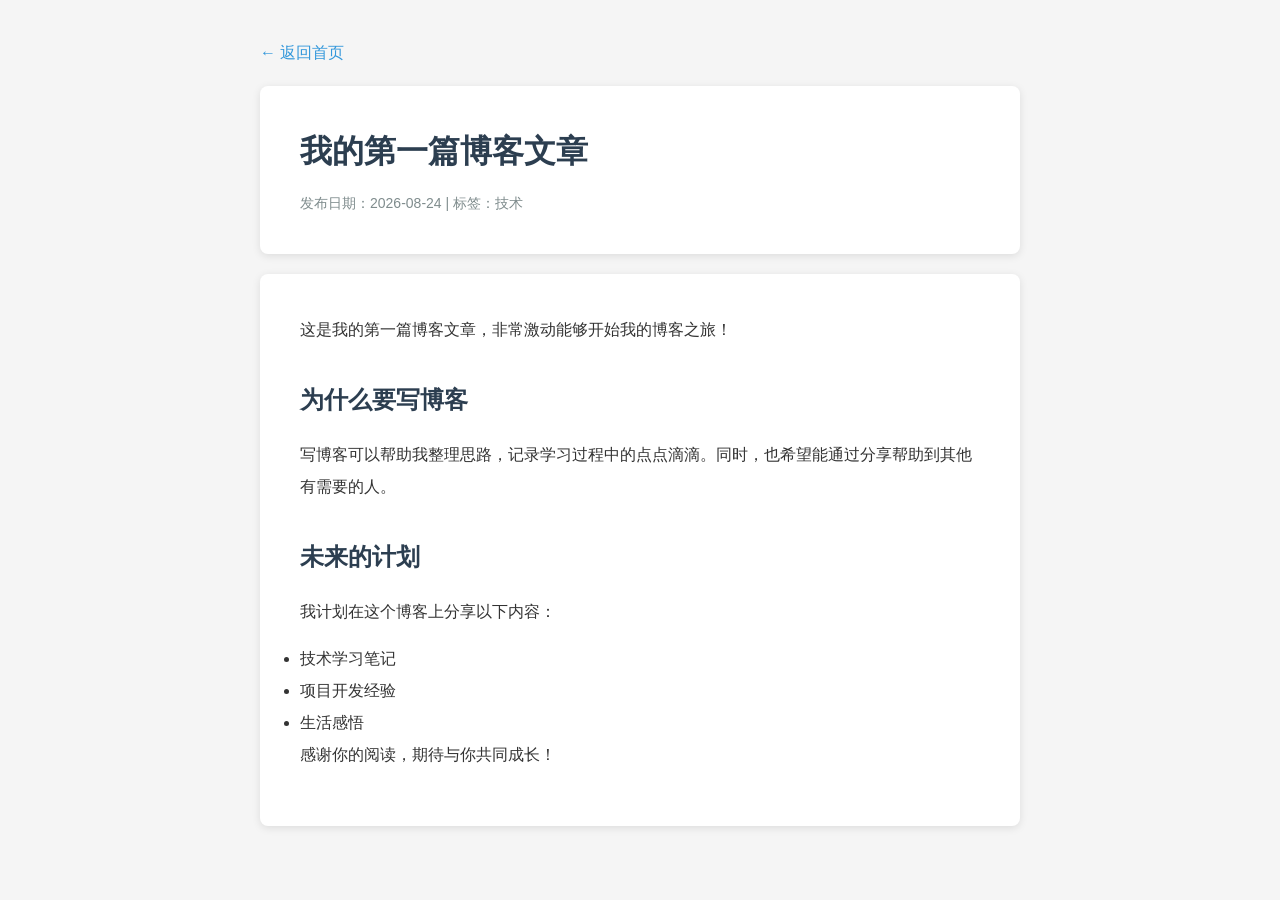
<file: posts/technology/first-post.html>
<!DOCTYPE html>
<html lang="zh-CN">
<head>
    <meta charset="UTF-8">
    <meta name="viewport" content="width=device-width, initial-scale=1.0">
    <title>我的第一篇博客文章 - 志校儿的博客</title>
    <link rel="stylesheet" href="../../styles.css">
</head>
<body>
    <div class="article-container">
        <a href="../../index.html" class="back-home">← 返回首页</a>
        
        <article class="article-header">
            <h1 class="article-title">我的第一篇博客文章</h1>
            <div class="article-meta">
                <span>发布日期：2026-08-24</span> | 
                <span>标签：技术</span>
            </div>
        </article>
        
        <div class="article-content">
            <p>这是我的第一篇博客文章，非常激动能够开始我的博客之旅！</p>
            
            <h2>为什么要写博客</h2>
            <p>写博客可以帮助我整理思路，记录学习过程中的点点滴滴。同时，也希望能通过分享帮助到其他有需要的人。</p>
            
            <h2>未来的计划</h2>
            <p>我计划在这个博客上分享以下内容：</p>
            <ul>
                <li>技术学习笔记</li>
                <li>项目开发经验</li>
                <li>生活感悟</li>
            </ul>
            
            <p>感谢你的阅读，期待与你共同成长！</p>
        </div>
    </div>
</body>
</html>
</file>
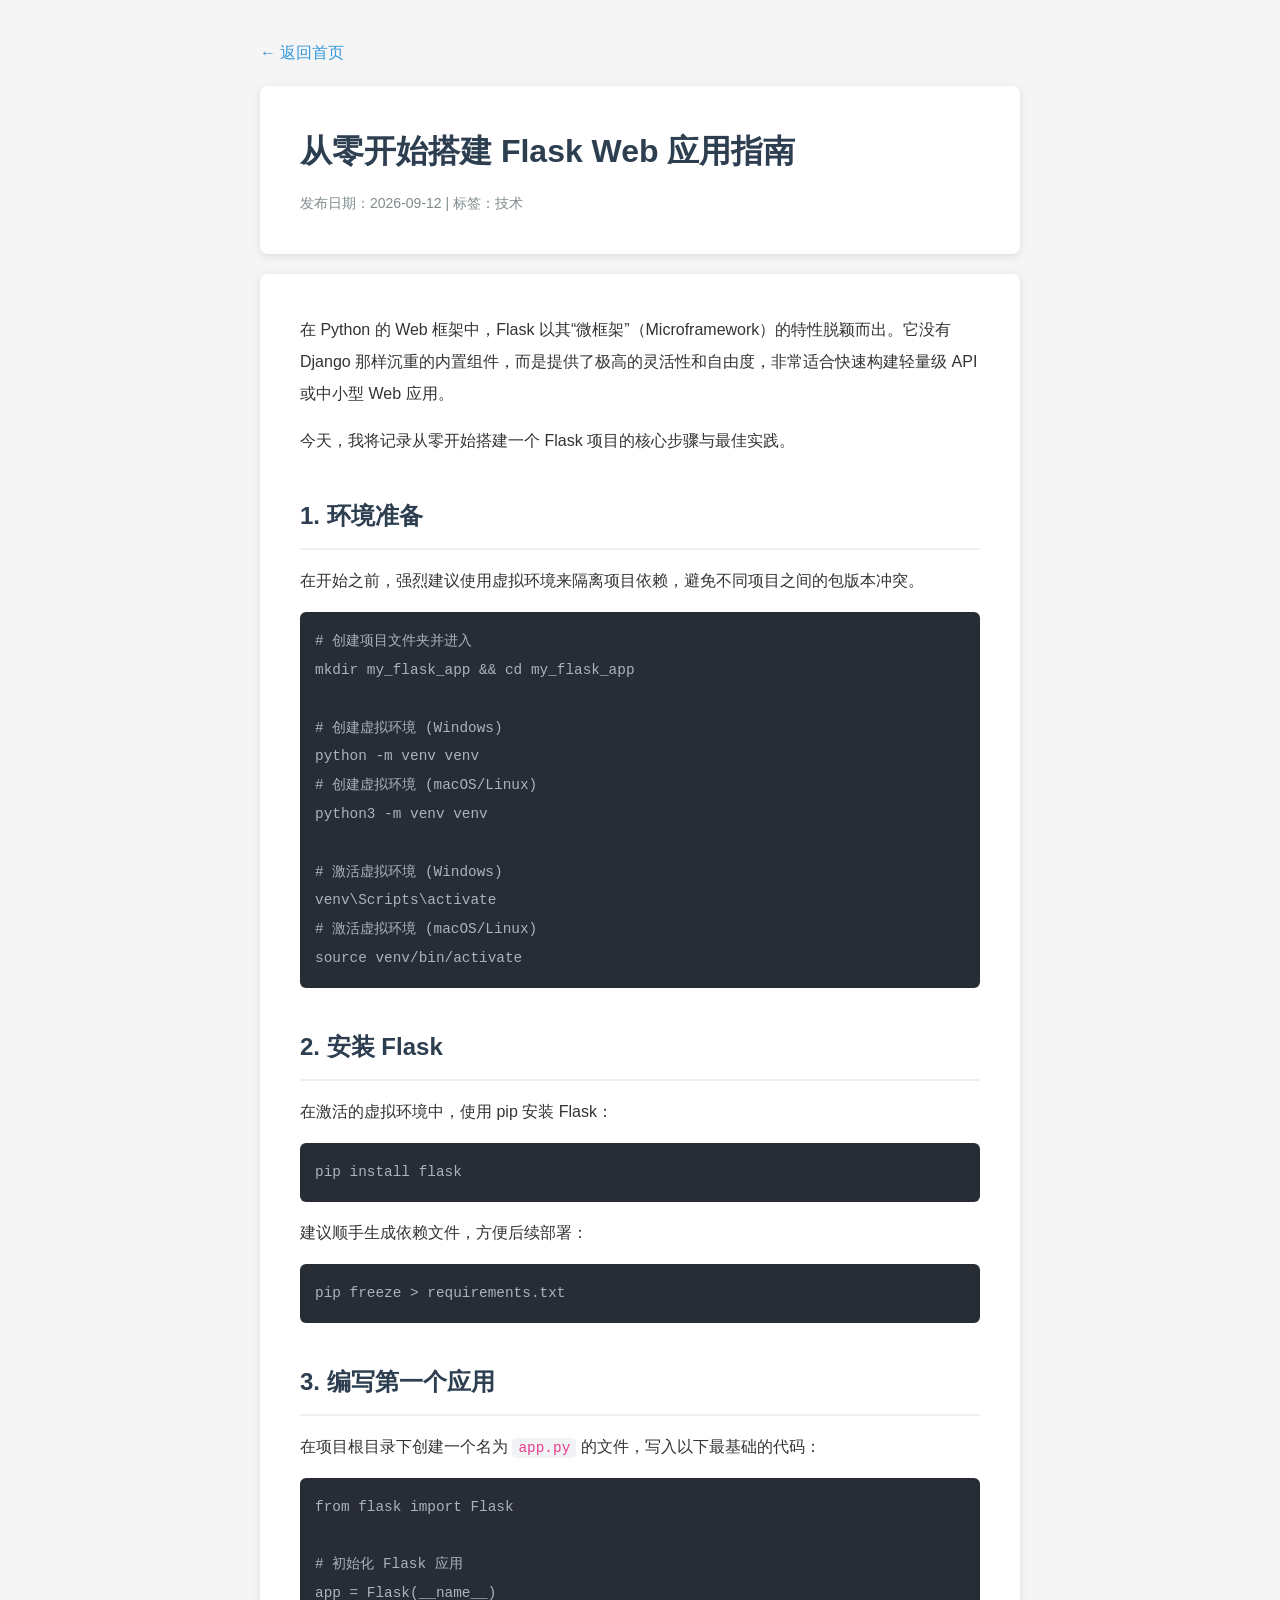
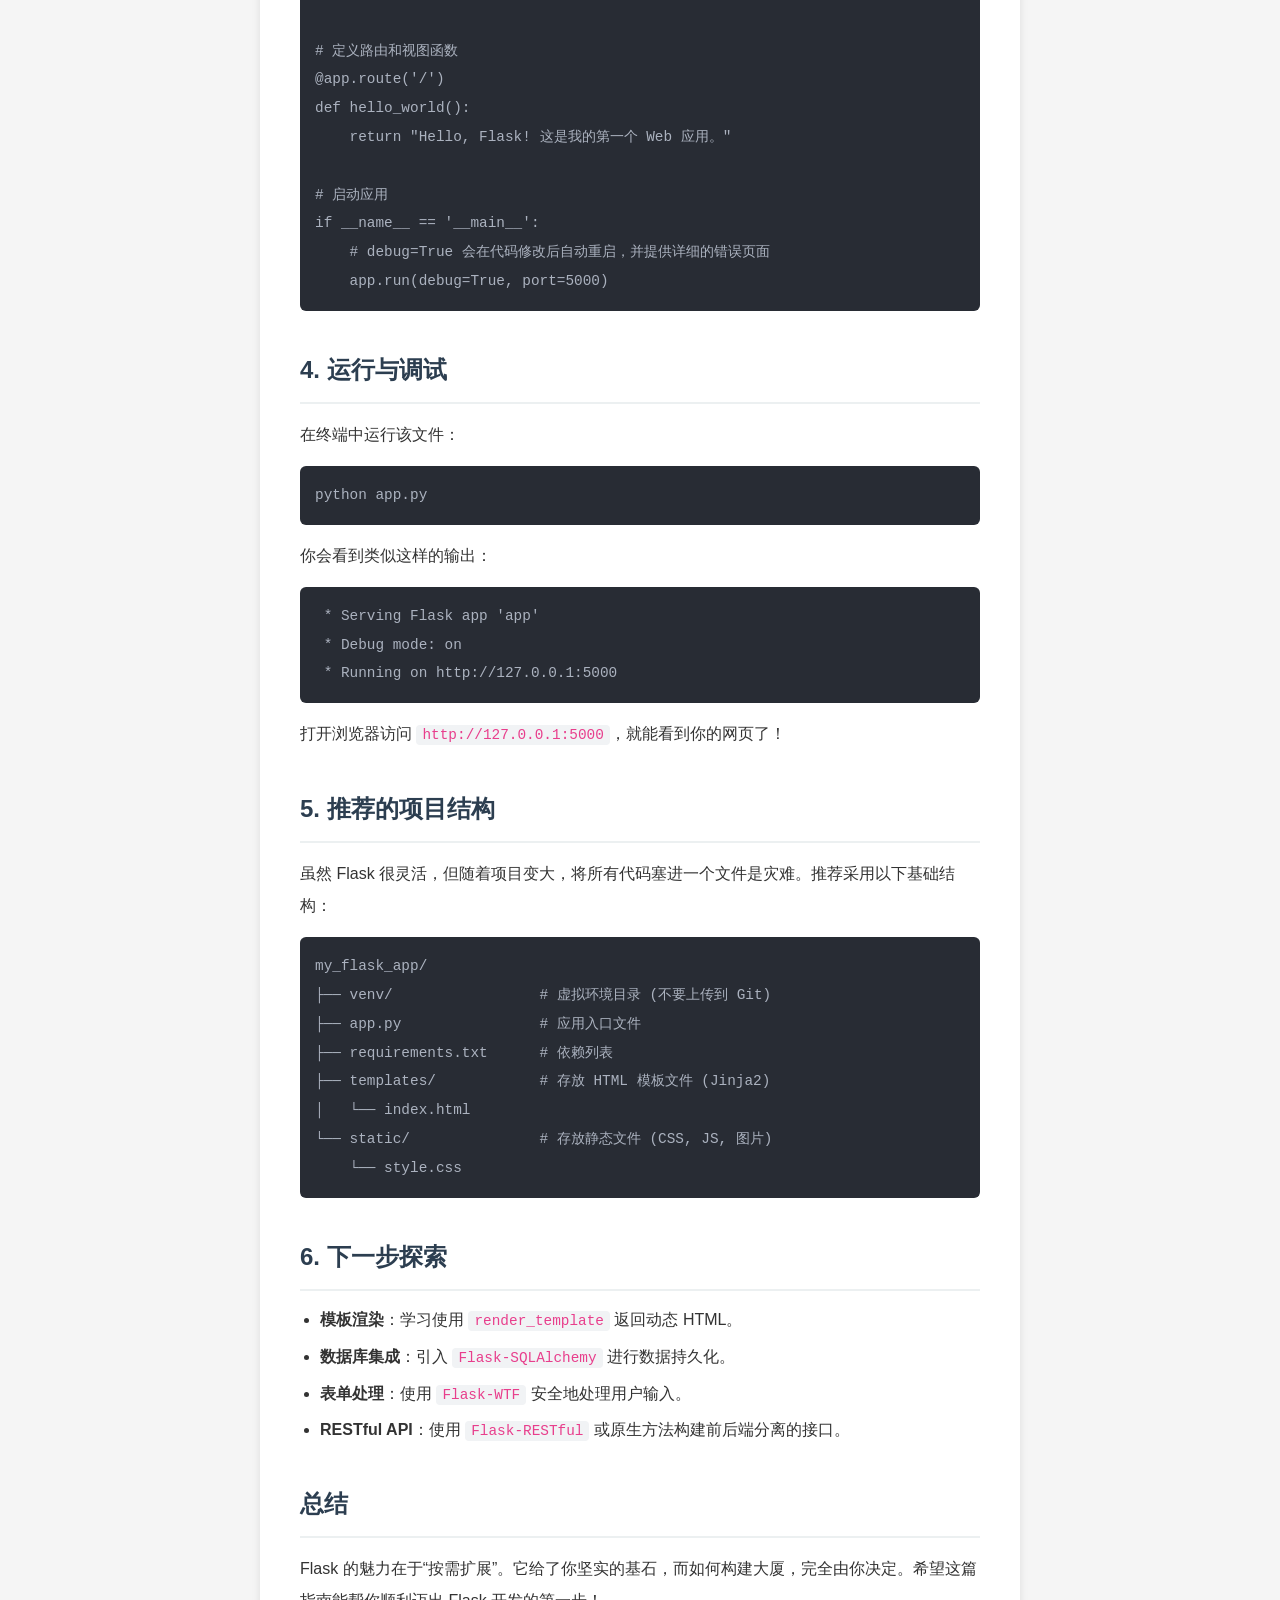
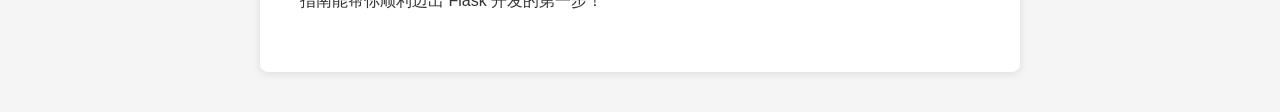
<file: posts/technology/flask-setup.html>
<!DOCTYPE html>
<html lang="zh-CN">
<head>
    <meta charset="UTF-8">
    <meta name="viewport" content="width=device-width, initial-scale=1.0">
    <title>从零开始搭建 Flask Web 应用指南 - 志校儿的博客</title>
    <link rel="stylesheet" href="../../styles.css">
    <style>
        .article-content h2 {
            margin-top: 35px;
            margin-bottom: 15px;
            color: #2c3e50;
            border-bottom: 2px solid #ecf0f1;
            padding-bottom: 8px;
        }
        .article-content h3 {
            margin-top: 25px;
            margin-bottom: 10px;
            color: #34495e;
            font-size: 18px;
        }
        .article-content ul, .article-content ol {
            margin-left: 20px;
            margin-bottom: 15px;
            line-height: 1.8;
        }
        .article-content li {
            margin-bottom: 8px;
        }
        .article-content code {
            background-color: #f1f3f5;
            color: #e83e8c;
            padding: 2px 6px;
            border-radius: 4px;
            font-family: 'Courier New', Courier, monospace;
            font-size: 0.9em;
        }
        .article-content pre {
            background-color: #282c34;
            color: #abb2bf;
            padding: 15px;
            border-radius: 6px;
            overflow-x: auto;
            margin: 15px 0;
        }
        .article-content pre code {
            background-color: transparent;
            color: inherit;
            padding: 0;
        }
    </style>
</head>
<body>
    <div class="article-container">
        <a href="../../index.html" class="back-home">← 返回首页</a>
        
        <article class="article-header">
            <h1 class="article-title">从零开始搭建 Flask Web 应用指南</h1>
            <div class="article-meta">
                <span>发布日期：2026-09-12</span> | 
                <span>标签：技术</span>
            </div>
        </article>
        
        <div class="article-content">
            <p>在 Python 的 Web 框架中，Flask 以其“微框架”（Microframework）的特性脱颖而出。它没有 Django 那样沉重的内置组件，而是提供了极高的灵活性和自由度，非常适合快速构建轻量级 API 或中小型 Web 应用。</p>
            <p>今天，我将记录从零开始搭建一个 Flask 项目的核心步骤与最佳实践。</p>

            <h2>1. 环境准备</h2>
            <p>在开始之前，强烈建议使用虚拟环境来隔离项目依赖，避免不同项目之间的包版本冲突。</p>
            <pre><code># 创建项目文件夹并进入
mkdir my_flask_app && cd my_flask_app

# 创建虚拟环境 (Windows)
python -m venv venv
# 创建虚拟环境 (macOS/Linux)
python3 -m venv venv

# 激活虚拟环境 (Windows)
venv\Scripts\activate
# 激活虚拟环境 (macOS/Linux)
source venv/bin/activate</code></pre>

            <h2>2. 安装 Flask</h2>
            <p>在激活的虚拟环境中，使用 pip 安装 Flask：</p>
            <pre><code>pip install flask</code></pre>
            <p>建议顺手生成依赖文件，方便后续部署：</p>
            <pre><code>pip freeze > requirements.txt</code></pre>

            <h2>3. 编写第一个应用</h2>
            <p>在项目根目录下创建一个名为 <code>app.py</code> 的文件，写入以下最基础的代码：</p>
            <pre><code>from flask import Flask

# 初始化 Flask 应用
app = Flask(__name__)

# 定义路由和视图函数
@app.route('/')
def hello_world():
    return "Hello, Flask! 这是我的第一个 Web 应用。"

# 启动应用
if __name__ == '__main__':
    # debug=True 会在代码修改后自动重启，并提供详细的错误页面
    app.run(debug=True, port=5000)</code></pre>

            <h2>4. 运行与调试</h2>
            <p>在终端中运行该文件：</p>
            <pre><code>python app.py</code></pre>
            <p>你会看到类似这样的输出：</p>
            <pre><code> * Serving Flask app 'app'
 * Debug mode: on
 * Running on http://127.0.0.1:5000</code></pre>
            <p>打开浏览器访问 <code>http://127.0.0.1:5000</code>，就能看到你的网页了！</p>

            <h2>5. 推荐的项目结构</h2>
            <p>虽然 Flask 很灵活，但随着项目变大，将所有代码塞进一个文件是灾难。推荐采用以下基础结构：</p>
            <pre><code>my_flask_app/
├── venv/                 # 虚拟环境目录 (不要上传到 Git)
├── app.py                # 应用入口文件
├── requirements.txt      # 依赖列表
├── templates/            # 存放 HTML 模板文件 (Jinja2)
│   └── index.html
└── static/               # 存放静态文件 (CSS, JS, 图片)
    └── style.css</code></pre>

            <h2>6. 下一步探索</h2>
            <ul>
                <li><strong>模板渲染</strong>：学习使用 <code>render_template</code> 返回动态 HTML。</li>
                <li><strong>数据库集成</strong>：引入 <code>Flask-SQLAlchemy</code> 进行数据持久化。</li>
                <li><strong>表单处理</strong>：使用 <code>Flask-WTF</code> 安全地处理用户输入。</li>
                <li><strong>RESTful API</strong>：使用 <code>Flask-RESTful</code> 或原生方法构建前后端分离的接口。</li>
            </ul>

            <h2>总结</h2>
            <p>Flask 的魅力在于“按需扩展”。它给了你坚实的基石，而如何构建大厦，完全由你决定。希望这篇指南能帮你顺利迈出 Flask 开发的第一步！</p>
        </div>
    </div>
</body>
</html>
</file>
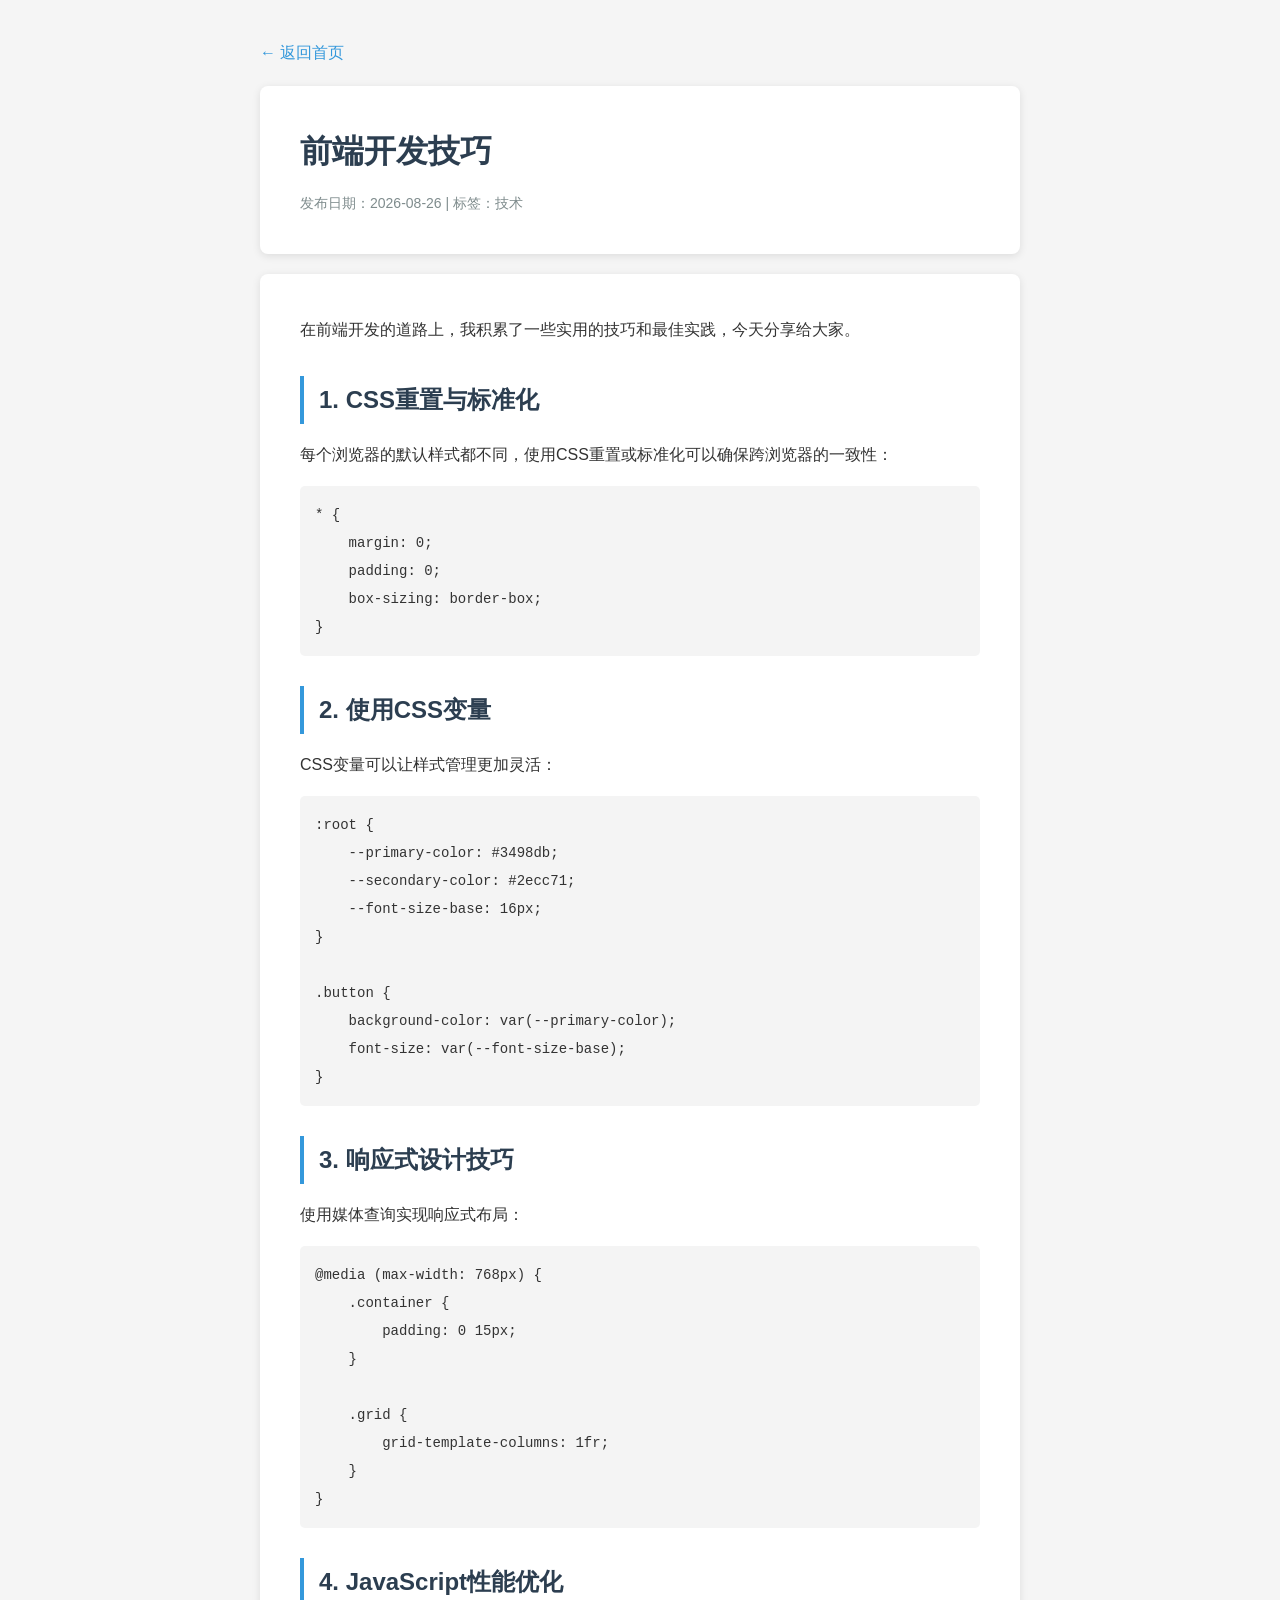
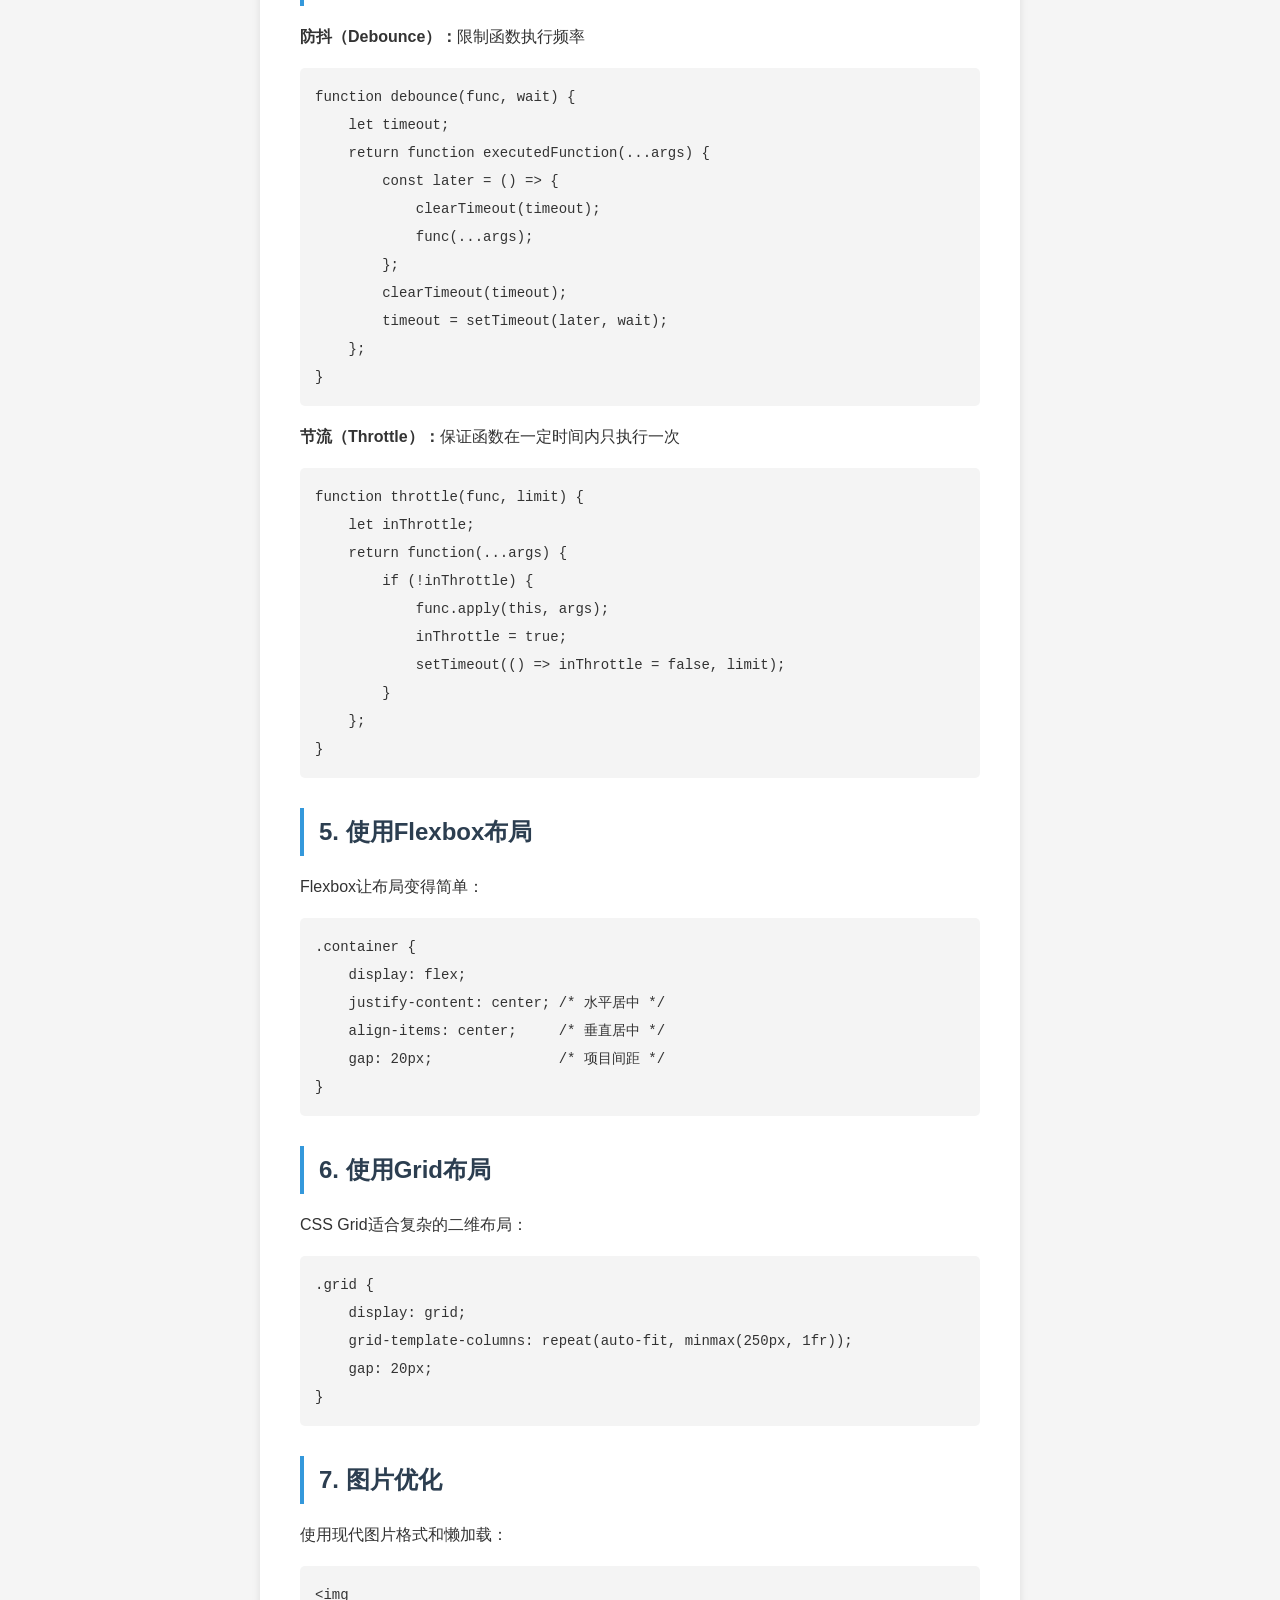
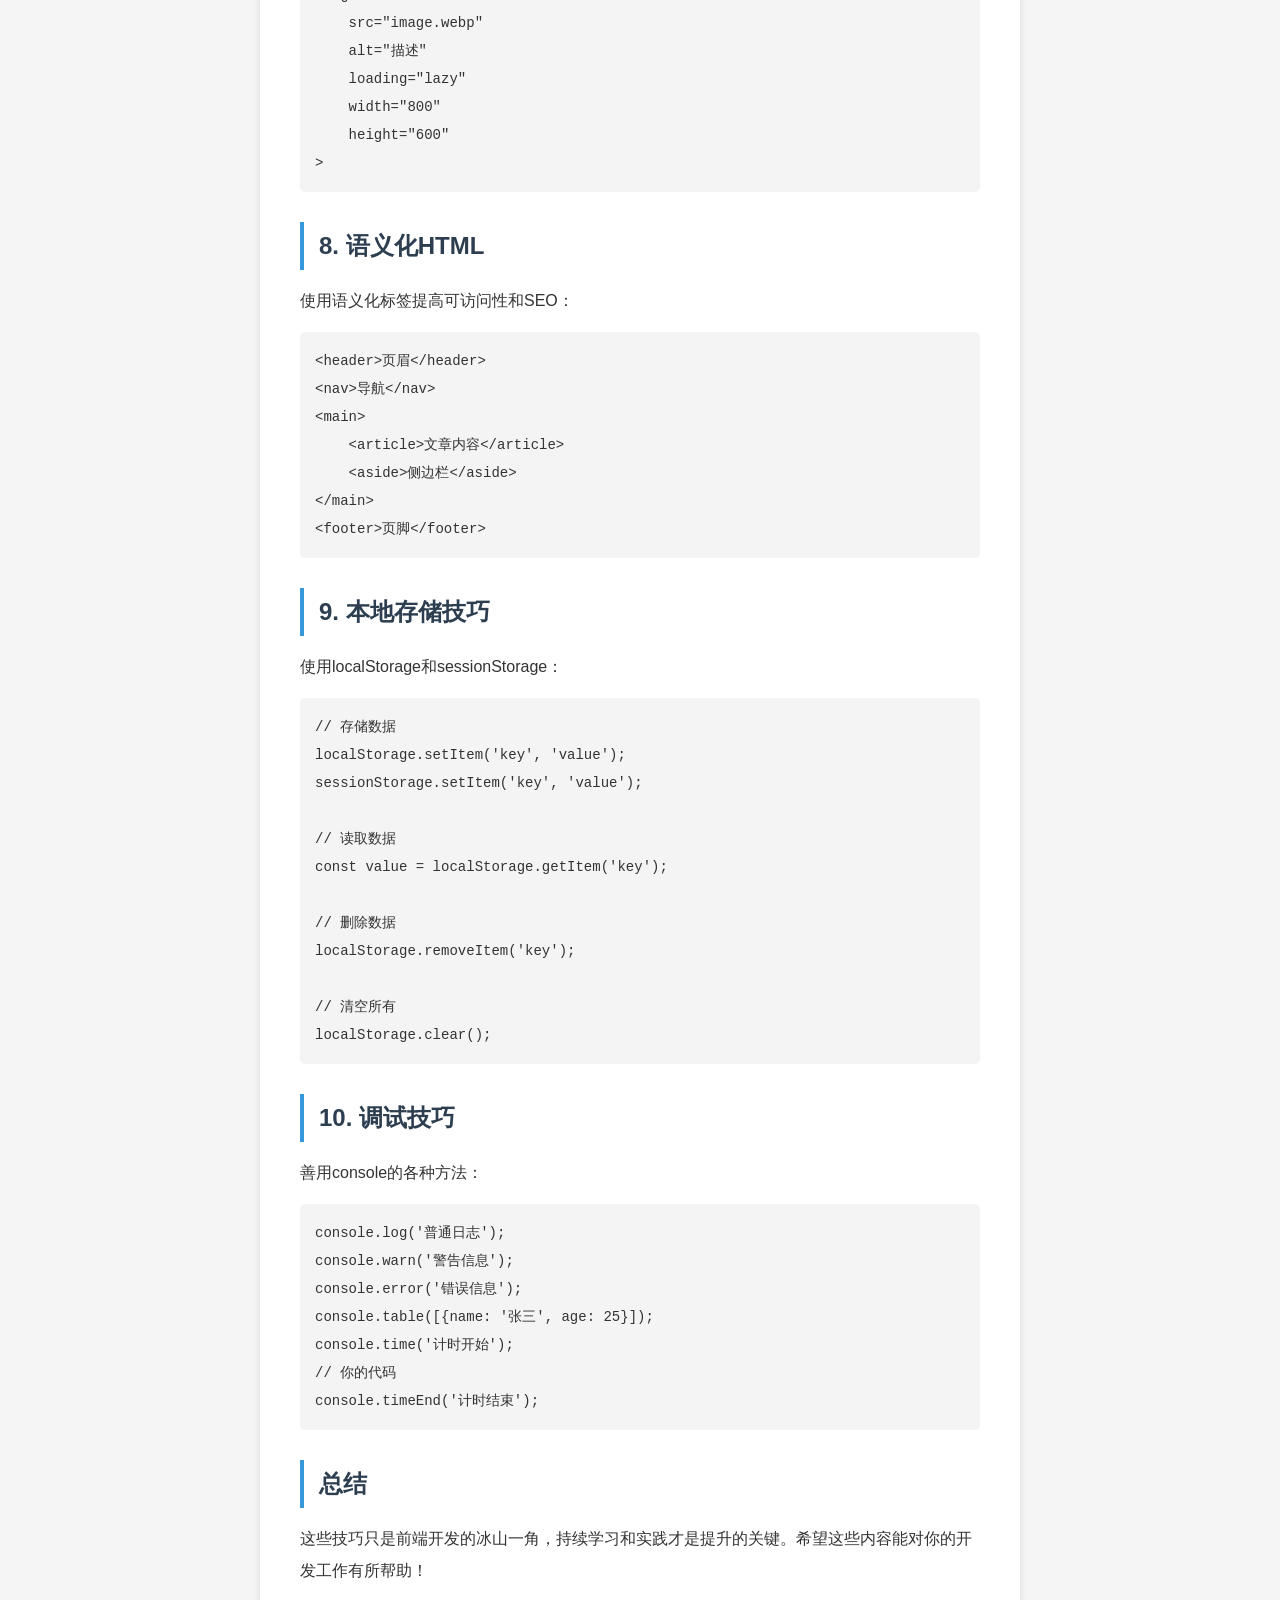
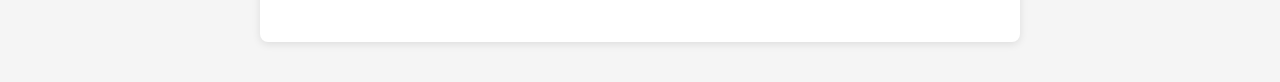
<file: posts/technology/frontend-tips.html>
<!DOCTYPE html>
<html lang="zh-CN">
<head>
    <meta charset="UTF-8">
    <meta name="viewport" content="width=device-width, initial-scale=1.0">
    <title>前端开发技巧 - 志校儿的博客</title>
    <link rel="stylesheet" href="../../styles.css">
</head>
<body>
    <div class="article-container">
        <a href="../../index.html" class="back-home">← 返回首页</a>
        
        <article class="article-header">
            <h1 class="article-title">前端开发技巧</h1>
            <div class="article-meta">
                <span>发布日期：2026-08-26</span> | 
                <span>标签：技术</span>
            </div>
        </article>
        
        <div class="article-content">
            <p>在前端开发的道路上，我积累了一些实用的技巧和最佳实践，今天分享给大家。</p>
            
            <h2>1. CSS重置与标准化</h2>
            <p>每个浏览器的默认样式都不同，使用CSS重置或标准化可以确保跨浏览器的一致性：</p>
            <pre><code>* {
    margin: 0;
    padding: 0;
    box-sizing: border-box;
}</code></pre>
            
            <h2>2. 使用CSS变量</h2>
            <p>CSS变量可以让样式管理更加灵活：</p>
            <pre><code>:root {
    --primary-color: #3498db;
    --secondary-color: #2ecc71;
    --font-size-base: 16px;
}

.button {
    background-color: var(--primary-color);
    font-size: var(--font-size-base);
}</code></pre>
            
            <h2>3. 响应式设计技巧</h2>
            <p>使用媒体查询实现响应式布局：</p>
            <pre><code>@media (max-width: 768px) {
    .container {
        padding: 0 15px;
    }
    
    .grid {
        grid-template-columns: 1fr;
    }
}</code></pre>
            
            <h2>4. JavaScript性能优化</h2>
            <p><strong>防抖（Debounce）：</strong>限制函数执行频率</p>
            <pre><code>function debounce(func, wait) {
    let timeout;
    return function executedFunction(...args) {
        const later = () => {
            clearTimeout(timeout);
            func(...args);
        };
        clearTimeout(timeout);
        timeout = setTimeout(later, wait);
    };
}</code></pre>
            
            <p><strong>节流（Throttle）：</strong>保证函数在一定时间内只执行一次</p>
            <pre><code>function throttle(func, limit) {
    let inThrottle;
    return function(...args) {
        if (!inThrottle) {
            func.apply(this, args);
            inThrottle = true;
            setTimeout(() => inThrottle = false, limit);
        }
    };
}</code></pre>
            
            <h2>5. 使用Flexbox布局</h2>
            <p>Flexbox让布局变得简单：</p>
            <pre><code>.container {
    display: flex;
    justify-content: center; /* 水平居中 */
    align-items: center;     /* 垂直居中 */
    gap: 20px;               /* 项目间距 */
}</code></pre>
            
            <h2>6. 使用Grid布局</h2>
            <p>CSS Grid适合复杂的二维布局：</p>
            <pre><code>.grid {
    display: grid;
    grid-template-columns: repeat(auto-fit, minmax(250px, 1fr));
    gap: 20px;
}</code></pre>
            
            <h2>7. 图片优化</h2>
            <p>使用现代图片格式和懒加载：</p>
            <pre><code>&lt;img 
    src="image.webp" 
    alt="描述"
    loading="lazy"
    width="800"
    height="600"
&gt;</code></pre>
            
            <h2>8. 语义化HTML</h2>
            <p>使用语义化标签提高可访问性和SEO：</p>
            <pre><code>&lt;header&gt;页眉&lt;/header&gt;
&lt;nav&gt;导航&lt;/nav&gt;
&lt;main&gt;
    &lt;article&gt;文章内容&lt;/article&gt;
    &lt;aside&gt;侧边栏&lt;/aside&gt;
&lt;/main&gt;
&lt;footer&gt;页脚&lt;/footer&gt;</code></pre>
            
            <h2>9. 本地存储技巧</h2>
            <p>使用localStorage和sessionStorage：</p>
            <pre><code>// 存储数据
localStorage.setItem('key', 'value');
sessionStorage.setItem('key', 'value');

// 读取数据
const value = localStorage.getItem('key');

// 删除数据
localStorage.removeItem('key');

// 清空所有
localStorage.clear();</code></pre>
            
            <h2>10. 调试技巧</h2>
            <p>善用console的各种方法：</p>
            <pre><code>console.log('普通日志');
console.warn('警告信息');
console.error('错误信息');
console.table([{name: '张三', age: 25}]);
console.time('计时开始');
// 你的代码
console.timeEnd('计时结束');</code></pre>
            
            <h2>总结</h2>
            <p>这些技巧只是前端开发的冰山一角，持续学习和实践才是提升的关键。希望这些内容能对你的开发工作有所帮助！</p>
        </div>
    </div>
    
    <style>
        .article-content pre {
            background: #f4f4f4;
            padding: 15px;
            border-radius: 5px;
            overflow-x: auto;
            margin: 15px 0;
        }
        
        .article-content code {
            font-family: 'Courier New', monospace;
            font-size: 14px;
        }
        
        .article-content h2 {
            margin-top: 30px;
            color: #2c3e50;
            border-left: 4px solid #3498db;
            padding-left: 15px;
        }
    </style>
</body>
</html>
</file>
<file: styles.css>
/* 全局样式 */
* {
    margin: 0;
    padding: 0;
    box-sizing: border-box;
}

body {
    font-family: -apple-system, BlinkMacSystemFont, "Segoe UI", "PingFang SC", "Hiragino Sans GB", "Microsoft YaHei", sans-serif;
    background-color: #f5f5f5;
    color: #333;
    line-height: 1.6;
}

/* 头部样式 */
.header {
    background: white;
    padding: 40px 20px;
    box-shadow: 0 2px 4px rgba(0,0,0,0.1);
    text-align: center;
}

.header-content {
    max-width: 800px;
    margin: 0 auto;
    display: flex;
    align-items: center;
    justify-content: center;
    gap: 20px;
}

.avatar {
    width: 80px;
    height: 80px;
    border-radius: 50%;
    object-fit: cover;
    border: 3px solid #e0e0e0;
}

.blog-title {
    font-size: 32px;
    font-weight: bold;
    color: #2c3e50;
}

.blog-url {
    margin-top: 10px;
    color: #7f8c8d;
    font-size: 14px;
}

.blog-url a {
    color: #3498db;
    text-decoration: none;
}

.blog-url a:hover {
    text-decoration: underline;
}

/* 搜索和标签区域 */
.controls {
    max-width: 800px;
    margin: 30px auto;
    padding: 0 20px;
}

.search-box {
    width: 100%;
    padding: 12px 20px;
    font-size: 16px;
    border: 2px solid #e0e0e0;
    border-radius: 25px;
    outline: none;
    transition: border-color 0.3s;
}

.search-box:focus {
    border-color: #3498db;
}

.tags {
    margin-top: 20px;
    display: flex;
    gap: 10px;
    flex-wrap: wrap;
    justify-content: center;
}

.tag {
    padding: 6px 16px;
    background: white;
    border: 1px solid #ddd;
    border-radius: 20px;
    cursor: pointer;
    transition: all 0.3s;
    font-size: 14px;
}

.tag:hover,
.tag.active {
    background: #3498db;
    color: white;
    border-color: #3498db;
}

/* 博客列表 */
.container {
    max-width: 800px;
    margin: 0 auto;
    padding: 20px;
}

.post-list {
    display: grid;
    gap: 20px;
}

.post-card {
    background: white;
    padding: 25px;
    border-radius: 8px;
    box-shadow: 0 2px 8px rgba(0,0,0,0.1);
    transition: transform 0.3s, box-shadow 0.3s;
    cursor: pointer;
}

.post-card:hover {
    transform: translateY(-2px);
    box-shadow: 0 4px 12px rgba(0,0,0,0.15);
}

.post-title {
    font-size: 20px;
    color: #2c3e50;
    margin-bottom: 10px;
}

.post-meta {
    display: flex;
    gap: 15px;
    color: #7f8c8d;
    font-size: 14px;
    margin-bottom: 10px;
}

.post-tag {
    display: inline-block;
    padding: 3px 10px;
    background: #ecf0f1;
    border-radius: 12px;
    font-size: 12px;
    color: #34495e;
}

.post-excerpt {
    color: #555;
    line-height: 1.8;
}

.no-results {
    text-align: center;
    color: #7f8c8d;
    padding: 40px;
    font-size: 16px;
}

/* 文章页面样式 */
.article-container {
    max-width: 800px;
    margin: 40px auto;
    padding: 0 20px;
}

.article-header {
    background: white;
    padding: 40px;
    border-radius: 8px;
    margin-bottom: 20px;
    box-shadow: 0 2px 8px rgba(0,0,0,0.1);
}

.article-title {
    font-size: 32px;
    color: #2c3e50;
    margin-bottom: 15px;
}

.article-meta {
    color: #7f8c8d;
    font-size: 14px;
}

.article-content {
    background: white;
    padding: 40px;
    border-radius: 8px;
    box-shadow: 0 2px 8px rgba(0,0,0,0.1);
    line-height: 2;
}

.article-content h1,
.article-content h2,
.article-content h3 {
    margin: 30px 0 15px;
    color: #2c3e50;
}

.article-content p {
    margin-bottom: 15px;
}

.article-content img {
    max-width: 100%;
    height: auto;
    border-radius: 8px;
    margin: 20px 0;
}

.back-home {
    display: inline-block;
    margin-bottom: 20px;
    color: #3498db;
    text-decoration: none;
}

.back-home:hover {
    text-decoration: underline;
}

/* 响应式设计 */
@media (max-width: 600px) {
    .header-content {
        flex-direction: column;
    }
    
    .blog-title {
        font-size: 24px;
    }
    
    .article-header,
    .article-content {
        padding: 20px;
    }
    
    .article-title {
        font-size: 24px;
    }
}
</file>
